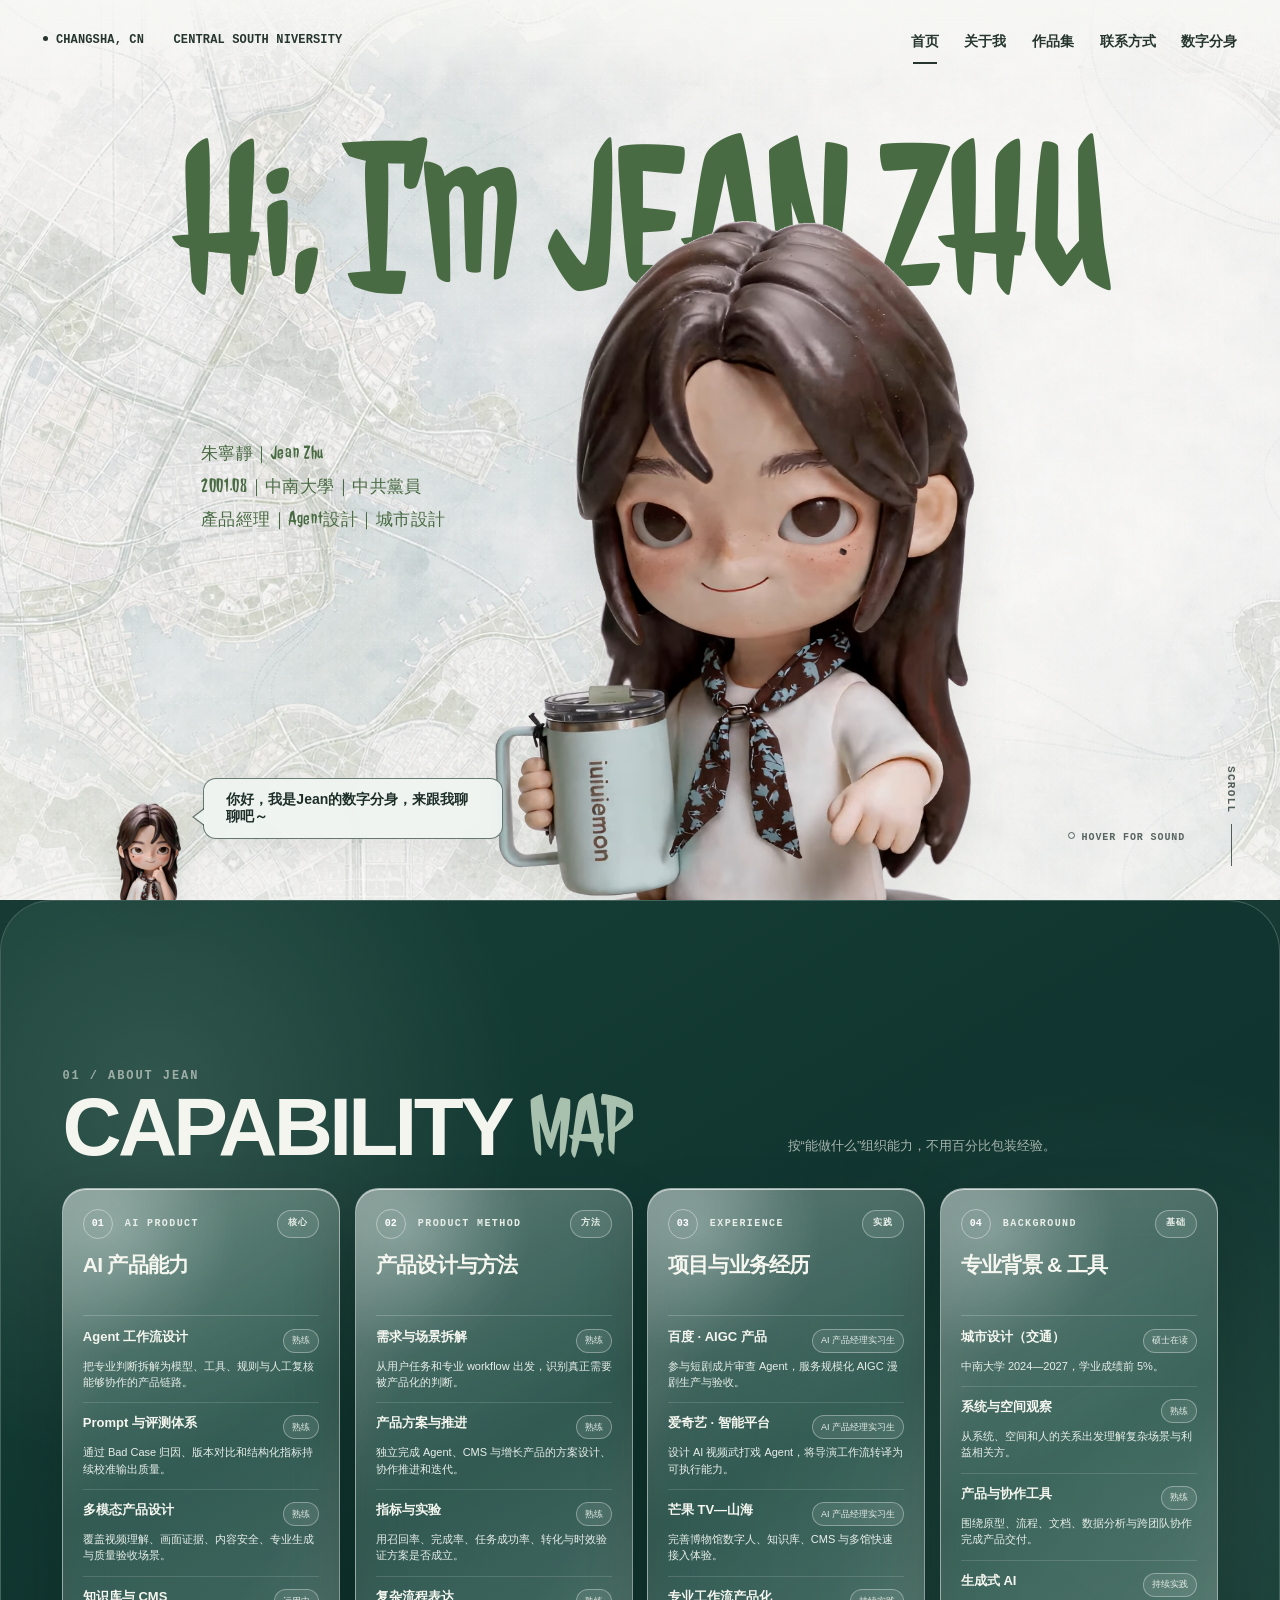
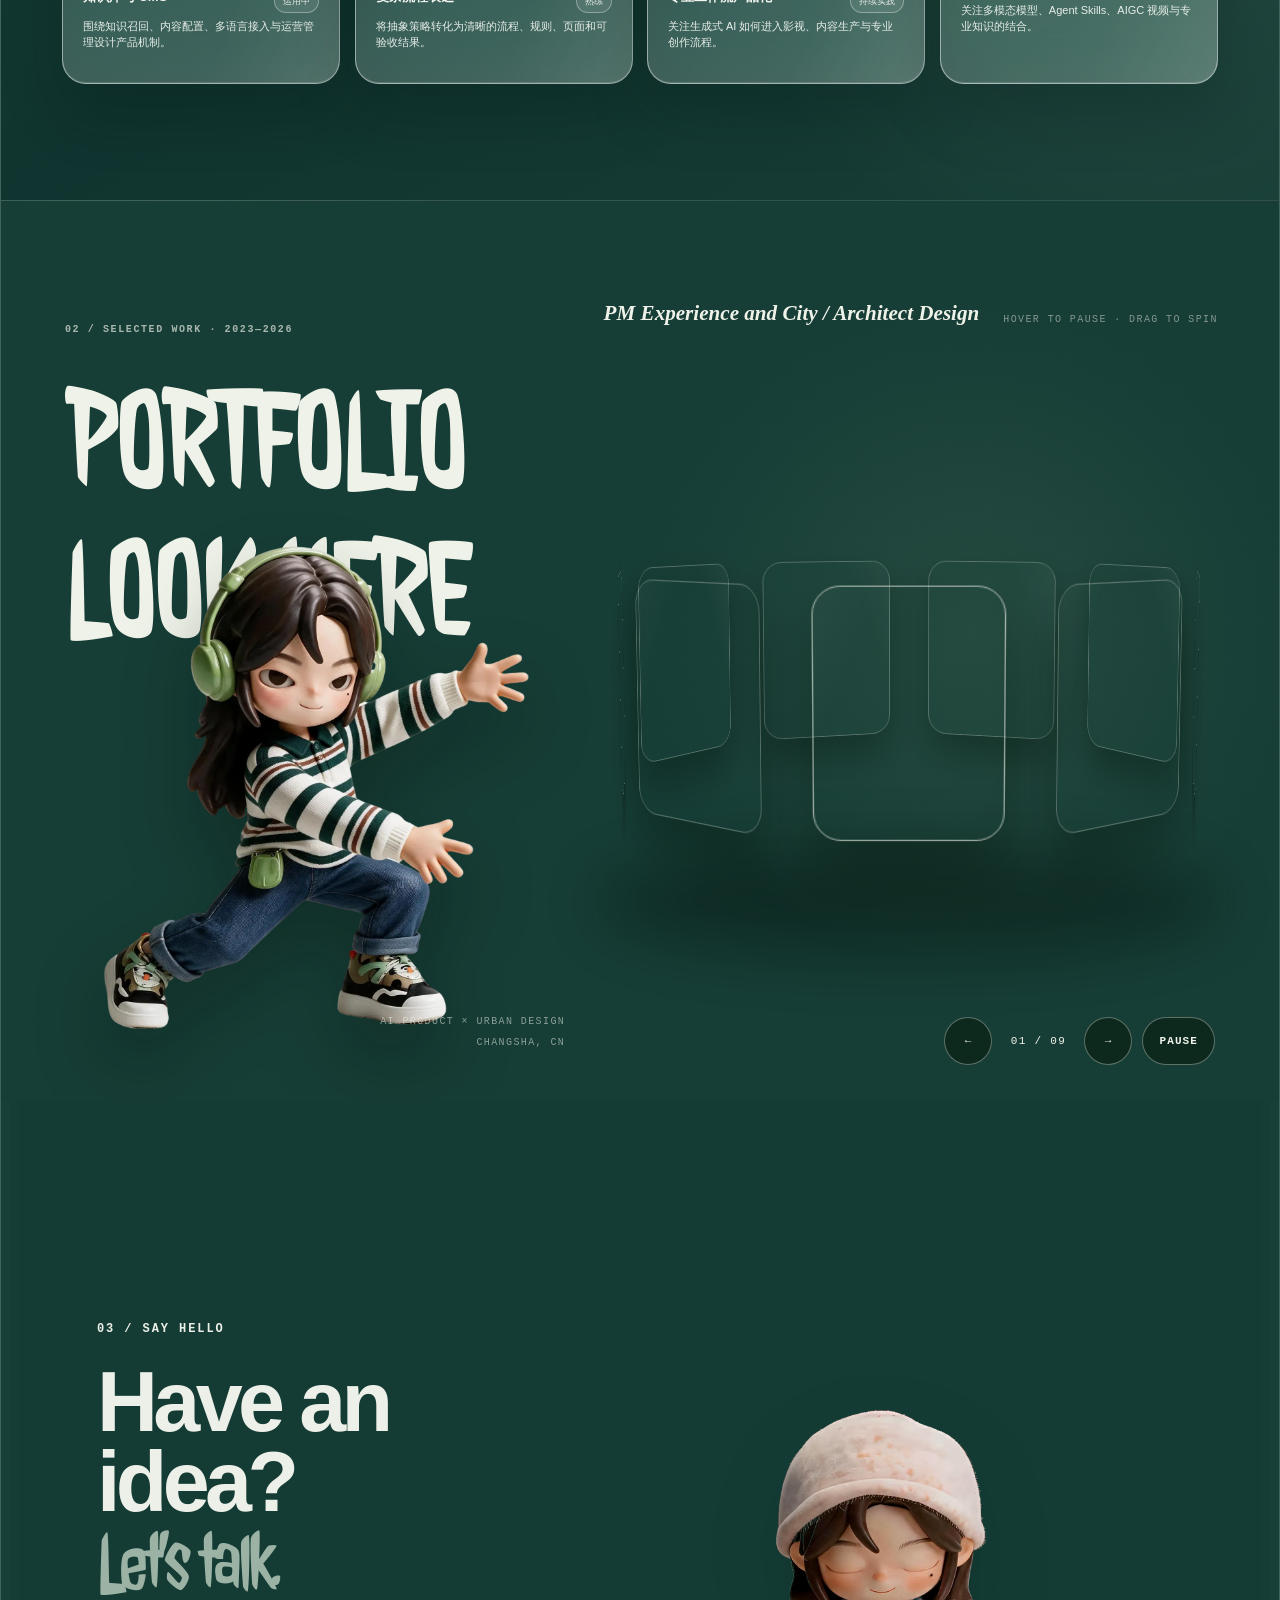
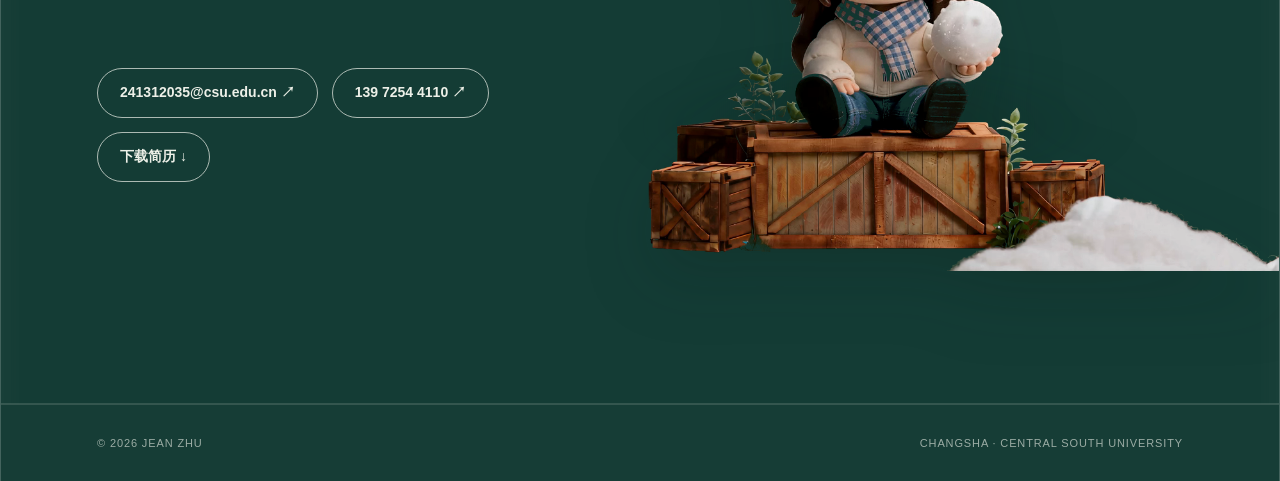
<file: index.html>
<!doctype html>
<html lang="zh-CN">
  <head>
    <meta charset="UTF-8" />
    <meta name="viewport" content="width=device-width, initial-scale=1, viewport-fit=cover" />
    <meta name="theme-color" content="#eef2ee" />
    <meta
      name="description"
      content="Jean Zhu 的个人 IP 网站——AI 产品、城市观察与专业工作流。"
    />
    <title>Jean Zhu — Personal Portfolio</title>
    <style>
      @font-face {
        font-family: "Jolly Lodger";
        src: url("./assets/jean-home/JollyLodger-Regular.ttf") format("truetype");
        font-display: swap;
        font-style: normal;
        font-weight: 400;
      }

      :root {
        --forest: #496b43;
        --forest-deep: #173a34;
        --lower-surface: #163d36;
        --lower-surface-rgb: 22, 61, 54;
        --ink: #1d2e29;
        --paper: #edf1ed;
        --paper-solid: #f5f6f1;
        --line: rgba(27, 55, 48, 0.42);
        --nav-x: clamp(24px, 3.35vw, 68px);
        --ui-font: "Avenir Next Condensed", "Avenir Next", "Arial Narrow", "PingFang SC",
          "Microsoft YaHei", sans-serif;
      }

      *,
      *::before,
      *::after {
        box-sizing: border-box;
      }

      html {
        scroll-behavior: smooth;
      }

      body {
        min-width: 320px;
        margin: 0;
        overflow-x: hidden;
        color: var(--ink);
        background: var(--forest-deep);
        font-family: var(--ui-font);
        -webkit-font-smoothing: antialiased;
      }

      button,
      input {
        font: inherit;
      }

      button,
      a {
        -webkit-tap-highlight-color: transparent;
        touch-action: manipulation;
      }

      button {
        color: inherit;
      }

      a {
        color: inherit;
        text-decoration: none;
      }

      :focus-visible {
        outline: 2px solid var(--forest-deep);
        outline-offset: 4px;
      }

      .sr-only {
        position: absolute;
        width: 1px;
        height: 1px;
        padding: 0;
        margin: -1px;
        overflow: hidden;
        clip: rect(0, 0, 0, 0);
        white-space: nowrap;
        border: 0;
      }

      .skip-link {
        position: fixed;
        top: 12px;
        left: 12px;
        z-index: 100;
        padding: 10px 14px;
        border-radius: 999px;
        background: var(--forest-deep);
        color: #fff;
        font-size: 13px;
        font-weight: 700;
        transform: translateY(-150%);
        transition: transform 160ms ease;
      }

      .skip-link:focus {
        transform: translateY(0);
      }

      .topbar {
        position: fixed;
        inset: 0 0 auto;
        z-index: 50;
        display: flex;
        align-items: flex-start;
        justify-content: space-between;
        min-height: 86px;
        padding: 34px var(--nav-x) 20px;
        background: linear-gradient(to bottom, rgba(246, 247, 243, 0.82), rgba(246, 247, 243, 0));
        color: #26362d;
        transition: color 220ms ease, background 220ms ease;
      }

      .topbar.is-dark {
        color: #f1f2eb;
        background: linear-gradient(to bottom, rgba(16, 46, 41, 0.88), rgba(16, 46, 41, 0));
      }

      .brand-meta,
      .nav-links {
        display: flex;
        align-items: center;
        white-space: nowrap;
        font-weight: 760;
        line-height: 1;
      }

      .brand-meta {
        gap: clamp(24px, 2.3vw, 48px);
        font-family: "Arial Narrow", "Avenir Next Condensed", monospace;
        font-size: clamp(12px, 0.84vw, 17px);
        letter-spacing: 0.012em;
      }

      .brand-meta__city::before {
        display: inline-block;
        width: 5px;
        height: 5px;
        margin: 0 8px 2px 0;
        border-radius: 50%;
        background: currentColor;
        content: "";
      }

      .nav-links {
        gap: clamp(22px, 2vw, 42px);
        font-size: clamp(14px, 1vw, 20px);
      }

      .nav-links a,
      .nav-links button {
        position: relative;
        display: inline-flex;
        align-items: flex-start;
        min-height: 30px;
        margin: 0;
        padding: 0 0 8px;
        border: 0;
        background: transparent;
        cursor: pointer;
        -webkit-appearance: none;
        appearance: none;
        color: inherit;
        font: inherit;
        font-weight: 760;
        line-height: 1;
      }

      .nav-links a::after,
      .nav-links button::after {
        position: absolute;
        right: 8%;
        bottom: 0;
        left: 8%;
        height: 2px;
        background: currentColor;
        content: "";
        transform: scaleX(0);
        transition: transform 180ms ease;
      }

      .nav-links a:hover::after,
      .nav-links a[aria-current="page"]::after,
      .nav-links button:hover::after {
        transform: scaleX(1);
      }

      .menu-button {
        display: none;
        width: 46px;
        height: 46px;
        padding: 0;
        border: 1px solid currentColor;
        border-radius: 50%;
        background: rgba(244, 246, 241, 0.62);
        cursor: pointer;
      }

      .menu-button span {
        display: block;
        width: 17px;
        height: 1px;
        margin: 5px auto;
        background: currentColor;
        transition: transform 180ms ease;
      }

      .hero {
        position: sticky;
        top: 0;
        z-index: 0;
        height: 100vh;
        height: 100svh;
        min-height: 600px;
        isolation: isolate;
        overflow: hidden;
        background-color: var(--paper);
        background-image: url("./assets/jean-home/city-background.png");
        background-image: image-set(
          url("./assets/jean-home/city-background.webp") type("image/webp"),
          url("./assets/jean-home/city-background.png") type("image/png")
        );
        background-position: center;
        background-size: cover;
        background-repeat: no-repeat;
      }

      .hero::before {
        position: absolute;
        inset: 0;
        z-index: 1;
        background-image: radial-gradient(circle, rgba(255, 255, 255, 0.7) 0.75px, transparent 0.85px);
        background-size: 7px 7px;
        content: "";
        opacity: 0.38;
        pointer-events: none;
      }

      .hero::after {
        position: absolute;
        inset: 0;
        z-index: 1;
        background:
          linear-gradient(to bottom, rgba(255, 255, 255, 0.05) 62%, rgba(242, 245, 240, 0.18)),
          radial-gradient(circle at 52% 42%, rgba(255, 255, 255, 0), rgba(250, 251, 248, 0.1) 72%);
        content: "";
        pointer-events: none;
      }

      .hero-title {
        position: absolute;
        top: clamp(110px, 14.5vh, 168px);
        right: 2vw;
        left: 2vw;
        z-index: 2;
        margin: 0;
        color: var(--forest);
        font-family: "Jolly Lodger", "Arial Narrow", cursive;
        font-size: clamp(124px, 16vw, 324px);
        font-weight: 400;
        letter-spacing: -0.022em;
        line-height: 0.82;
        text-align: center;
        white-space: nowrap;
        opacity: 0;
        transform: translateY(30px);
        animation: title-in 900ms cubic-bezier(0.22, 1, 0.36, 1) 120ms forwards;
      }

      @keyframes title-in {
        to {
          opacity: 1;
          transform: translateY(0);
        }
      }

      .hero-profile {
        position: absolute;
        top: 49%;
        left: 15.7vw;
        z-index: 4;
        display: grid;
        gap: 9px;
        width: max-content;
        max-width: 34vw;
        color: var(--forest);
        font-family: "PingFang TC", "PingFang SC", -apple-system, BlinkMacSystemFont, "Hiragino Sans GB", "Microsoft JhengHei", sans-serif;
        pointer-events: none;
      }

      .hero-profile p {
        margin: 0;
        font-size: clamp(17px, 1.15vw, 23px);
        font-weight: 400;
        letter-spacing: 0.025em;
        line-height: 1.25;
        white-space: nowrap;
        opacity: 0;
        transform: translateY(16px);
        animation: profile-line-in 620ms cubic-bezier(0.22, 1, 0.36, 1) var(--profile-delay) forwards;
      }

      .hero-profile__latin {
        font-family: "Jolly Lodger", "Arial Narrow", cursive;
        font-size: 1.12em;
        font-weight: 400;
        letter-spacing: 0.035em;
      }

      @keyframes profile-line-in {
        to {
          opacity: 1;
          transform: translateY(0);
        }
      }

      .character-stage {
        position: absolute;
        bottom: -1px;
        left: 57%;
        z-index: 3;
        height: min(77.5svh, 860px);
        aspect-ratio: 4 / 3;
        transform: translateX(-50%);
        cursor: default;
        pointer-events: auto;
      }

      .character-stage video {
        display: block;
        width: 100%;
        height: 100%;
        object-fit: contain;
        object-position: center bottom;
        filter: saturate(0.96) contrast(1.015) drop-shadow(0 22px 25px rgba(37, 47, 40, 0.08));
        transition: filter 220ms ease;
      }

      .character-stage.is-sounding video {
        filter: saturate(1) contrast(1.025) brightness(1.015) drop-shadow(0 24px 28px rgba(37, 47, 40, 0.11));
      }

      .character-stage video.video-fallback {
        mix-blend-mode: multiply;
      }

      .scroll-note {
        position: absolute;
        right: var(--nav-x);
        bottom: 34px;
        z-index: 4;
        display: flex;
        align-items: center;
        gap: 10px;
        color: rgba(29, 46, 41, 0.74);
        font-family: "Arial Narrow", monospace;
        font-size: 11px;
        font-weight: 700;
        letter-spacing: 0.12em;
        text-transform: uppercase;
        writing-mode: vertical-rl;
      }

      .scroll-note::after {
        width: 1px;
        height: 42px;
        background: currentColor;
        content: "";
        animation: scroll-line 1.7s ease-in-out infinite;
        transform-origin: top;
      }

      @keyframes scroll-line {
        0%, 100% { transform: scaleY(0.35); opacity: 0.45; }
        50% { transform: scaleY(1); opacity: 1; }
      }

      .assistant-root {
        position: fixed;
        left: clamp(24px, 8.7vw, 178px);
        bottom: 0;
        z-index: 70;
        display: flex;
        align-items: flex-end;
        gap: 16px;
      }

      .assistant-launcher {
        flex: none;
        padding: 0;
        border: 0;
        background: transparent;
        cursor: pointer;
      }

      .assistant-avatar {
        display: block;
        width: clamp(76px, 5.9vw, 120px);
        height: auto;
        filter: drop-shadow(0 10px 14px rgba(27, 48, 40, 0.12));
        transform-origin: bottom;
        transition: transform 220ms cubic-bezier(0.22, 1, 0.36, 1);
      }

      .assistant-launcher:hover .assistant-avatar {
        transform: translateY(-4px) rotate(-1deg);
      }

      .assistant-greeting {
        position: relative;
        display: block;
        width: clamp(300px, 20vw, 360px);
        min-width: 0;
        margin-bottom: clamp(46px, 4.8vw, 84px);
        padding: 12px 22px;
        border: 1px solid rgba(32, 55, 48, 0.65);
        border-radius: 13px;
        background: rgba(239, 245, 241, 0.92);
        box-shadow: 0 10px 30px rgba(27, 48, 40, 0.07);
        color: var(--ink);
        cursor: pointer;
        font-size: clamp(14px, 1.05vw, 20px);
        font-weight: 650;
        line-height: 1.25;
        text-align: left;
        backdrop-filter: blur(8px);
        transition: opacity 180ms ease, transform 180ms ease, visibility 180ms step-end;
      }

      .assistant-greeting:active,
      .assistant-launcher:active .assistant-avatar {
        transform: scale(0.97);
      }

      .assistant-greeting.is-hidden {
        visibility: hidden;
        opacity: 0;
        pointer-events: none;
        transform: translateX(-12px) scale(0.96);
        transition: opacity 180ms ease, transform 180ms ease, visibility 180ms step-start;
      }

      .assistant-greeting::before,
      .assistant-greeting::after {
        position: absolute;
        left: -12px;
        bottom: 12px;
        width: 0;
        height: 0;
        border-top: 9px solid transparent;
        border-right: 12px solid rgba(32, 55, 48, 0.65);
        border-bottom: 9px solid transparent;
        content: "";
      }

      .assistant-greeting::after {
        left: -10px;
        border-right-color: rgba(239, 245, 241, 0.98);
      }

      .assistant-panel {
        position: absolute;
        left: 0;
        bottom: calc(100% + 22px);
        display: none;
        width: min(390px, calc(100vw - 48px));
        max-height: min(610px, calc(100vh - 170px));
        overflow: hidden;
        border: 1px solid rgba(22, 55, 49, 0.55);
        border-radius: 18px;
        background: rgba(248, 249, 245, 0.96);
        box-shadow: 0 24px 70px rgba(19, 49, 43, 0.24);
        backdrop-filter: blur(18px);
        transform-origin: bottom left;
      }

      .assistant-panel.is-open {
        display: grid;
        grid-template-rows: auto minmax(120px, 1fr) auto auto;
        animation: panel-in 240ms cubic-bezier(0.22, 1, 0.36, 1);
      }

      @keyframes panel-in {
        from { opacity: 0; transform: translateY(12px) scale(0.97); }
        to { opacity: 1; transform: translateY(0) scale(1); }
      }

      .assistant-header {
        display: flex;
        align-items: center;
        justify-content: space-between;
        padding: 16px 16px 14px 18px;
        border-bottom: 1px solid rgba(22, 55, 49, 0.14);
      }

      .assistant-header strong,
      .assistant-header small {
        display: block;
      }

      .assistant-header strong {
        font-size: 14px;
        letter-spacing: 0.08em;
      }

      .assistant-header small {
        margin-top: 2px;
        color: rgba(29, 46, 41, 0.62);
        font-size: 11px;
      }

      .assistant-close {
        display: grid;
        width: 44px;
        height: 44px;
        place-items: center;
        padding: 0;
        border: 0;
        border-radius: 50%;
        background: transparent;
        cursor: pointer;
        font-size: 24px;
      }

      .assistant-close:hover {
        background: rgba(23, 58, 52, 0.08);
      }

      .assistant-messages {
        display: flex;
        flex-direction: column;
        gap: 10px;
        min-height: 150px;
        padding: 16px 18px;
        overflow-y: auto;
        overscroll-behavior: contain;
      }

      .message {
        max-width: 88%;
        margin: 0;
        padding: 10px 12px;
        border-radius: 14px;
        font-size: 13px;
        line-height: 1.55;
      }

      .message--assistant {
        align-self: flex-start;
        border-bottom-left-radius: 4px;
        background: #e4ece6;
      }

      .message--user {
        align-self: flex-end;
        border-bottom-right-radius: 4px;
        background: var(--forest-deep);
        color: #fff;
      }

      .quick-questions {
        display: flex;
        gap: 7px;
        padding: 0 18px 12px;
        overflow-x: auto;
        scrollbar-width: none;
      }

      .quick-questions::-webkit-scrollbar {
        display: none;
      }

      .quick-questions button {
        flex: none;
        min-height: 36px;
        padding: 7px 11px;
        border: 1px solid rgba(23, 58, 52, 0.28);
        border-radius: 999px;
        background: transparent;
        cursor: pointer;
        font-size: 11px;
        transition: background 160ms ease, color 160ms ease;
      }

      .quick-questions button:hover {
        background: var(--forest-deep);
        color: #fff;
      }

      .assistant-form {
        display: grid;
        grid-template-columns: 1fr 44px;
        gap: 8px;
        padding: 12px;
        border-top: 1px solid rgba(22, 55, 49, 0.14);
      }

      .assistant-form input {
        min-width: 0;
        height: 44px;
        padding: 0 14px;
        border: 1px solid rgba(23, 58, 52, 0.25);
        border-radius: 999px;
        background: #fff;
        font-size: 13px;
      }

      .assistant-form button {
        display: grid;
        width: 44px;
        height: 44px;
        place-items: center;
        border: 0;
        border-radius: 50%;
        background: var(--forest-deep);
        color: #fff;
        cursor: pointer;
        font-size: 18px;
      }

      .assistant-form button:disabled {
        cursor: not-allowed;
        opacity: 0.4;
      }

      .music-toggle {
        position: fixed;
        right: calc(var(--nav-x) + 48px);
        bottom: 24px;
        z-index: 65;
        min-height: 44px;
        padding: 0 4px;
        border: 0;
        background: transparent;
        color: rgba(29, 46, 41, 0.72);
        cursor: default;
        font-family: "Arial Narrow", monospace;
        font-size: 10px;
        font-weight: 700;
        letter-spacing: 0.09em;
        text-transform: uppercase;
        pointer-events: none;
      }

      .music-toggle::before {
        display: inline-block;
        width: 7px;
        height: 7px;
        margin: 0 7px 1px 0;
        border: 1px solid currentColor;
        border-radius: 50%;
        content: "";
      }

      .music-toggle.is-playing::before {
        background: currentColor;
      }

      .content-shell {
        position: relative;
        z-index: 10;
        margin-top: 0;
        overflow: hidden;
        border: 1px solid rgba(255, 255, 255, 0.2);
        border-bottom: 0;
        border-radius: clamp(34px, 4vw, 66px) clamp(34px, 4vw, 66px) 0 0;
        background: rgba(var(--lower-surface-rgb), 0.94);
        color: #edf0e8;
        box-shadow:
          inset 0 1px 0 rgba(255, 255, 255, 0.22),
          inset 0 18px 48px rgba(255, 255, 255, 0.035);
        -webkit-backdrop-filter: blur(20px) saturate(135%);
        backdrop-filter: blur(20px) saturate(135%);
      }

      .content-shell::before {
        position: absolute;
        top: 0;
        right: 0;
        left: 0;
        z-index: 2;
        height: clamp(82px, 10vw, 156px);
        border-radius: inherit;
        background:
          radial-gradient(ellipse at 24% -30%, rgba(255, 255, 255, 0.21), transparent 53%),
          linear-gradient(180deg, rgba(255, 255, 255, 0.12), rgba(255, 255, 255, 0.025) 48%, transparent);
        box-shadow: inset 0 1px 0 rgba(255, 255, 255, 0.28);
        content: "";
        pointer-events: none;
      }

      .content-shell > * {
        position: relative;
        z-index: 3;
      }

      .content-section {
        min-height: 82vh;
        padding: clamp(100px, 11vw, 180px) clamp(28px, 7.5vw, 154px);
        border-bottom: 1px solid rgba(237, 240, 232, 0.14);
      }

      .section-kicker {
        margin: 0 0 26px;
        font-family: "Arial Narrow", monospace;
        font-size: 12px;
        font-weight: 700;
        letter-spacing: 0.16em;
        text-transform: uppercase;
      }

      .content-section h2 {
        max-width: 1050px;
        margin: 0;
        font-size: clamp(46px, 6.6vw, 126px);
        font-weight: 650;
        letter-spacing: -0.055em;
        line-height: 0.95;
      }

      .content-section h2 em {
        color: #9bb2a5;
        font-family: "Jolly Lodger", cursive;
        font-style: normal;
        font-weight: 400;
      }

      #about {
        position: relative;
        display: flex;
        flex-direction: column;
        justify-content: center;
        min-height: 100vh;
        min-height: 100svh;
        padding: clamp(92px, 10vh, 112px) clamp(28px, 4.8vw, 92px) clamp(34px, 4.5vh, 56px);
        overflow: hidden;
        isolation: isolate;
        background:
          radial-gradient(circle at 12% 22%, rgba(191, 218, 198, 0.17), transparent 28%),
          radial-gradient(circle at 88% 64%, rgba(116, 154, 137, 0.16), transparent 32%),
          linear-gradient(150deg, #173f37 0%, #10342f 55%, #183e37 100%);
      }

      #about::before {
        position: absolute;
        inset: 0;
        z-index: -1;
        background-image:
          linear-gradient(rgba(255, 255, 255, 0.018) 1px, transparent 1px),
          linear-gradient(90deg, rgba(255, 255, 255, 0.018) 1px, transparent 1px);
        background-size: 40px 40px;
        content: "";
        opacity: 0.42;
        -webkit-mask-image: radial-gradient(ellipse at 50% 42%, #000 12%, transparent 74%);
        mask-image: radial-gradient(ellipse at 50% 42%, #000 12%, transparent 74%);
      }

      .about-heading {
        display: grid;
        grid-template-columns: minmax(0, 1fr) minmax(280px, 430px);
        align-items: end;
        gap: 10px clamp(32px, 5vw, 88px);
        width: min(1600px, 100%);
        margin: 0 auto;
        text-align: left;
      }

      .about-heading .section-kicker {
        grid-column: 1 / -1;
        margin-bottom: 0;
        color: rgba(237, 240, 232, 0.58);
      }

      .content-section .about-title {
        max-width: none;
        color: #f3f5ee;
        font-size: clamp(58px, 6.4vw, 112px);
        letter-spacing: -0.045em;
        line-height: 0.82;
        white-space: nowrap;
      }

      .content-section .about-title em {
        display: inline-block;
        color: #a8c0ae;
      }

      .about-lede {
        max-width: 430px;
        margin: 0 0 4px;
        color: rgba(237, 240, 232, 0.68);
        font-size: clamp(13px, 0.95vw, 17px);
        line-height: 1.55;
      }

      .about-grid {
        display: grid;
        grid-template-columns: repeat(4, minmax(0, 1fr));
        gap: clamp(12px, 1.15vw, 20px);
        width: min(1600px, 100%);
        margin: clamp(22px, 3.2vh, 34px) auto 0;
        perspective: 1200px;
      }

      .skill-card {
        --card-rotate-x: 0deg;
        --card-rotate-y: 0deg;
        --card-shift-x: 0px;
        --shine-x: 50%;
        --shine-y: 16%;
        position: relative;
        min-width: 0;
        min-height: 0;
        padding: clamp(18px, 1.55vw, 26px);
        overflow: hidden;
        border: 1px solid rgba(255, 255, 255, 0.46);
        border-radius: clamp(24px, 1.8vw, 32px);
        background:
          linear-gradient(150deg, rgba(244, 250, 244, 0.28), rgba(184, 211, 196, 0.12) 52%, rgba(244, 250, 244, 0.18)),
          rgba(220, 235, 224, 0.1);
        box-shadow:
          0 28px 60px rgba(2, 20, 17, 0.24),
          inset 0 1px 0 rgba(255, 255, 255, 0.66),
          inset 0 -1px 0 rgba(255, 255, 255, 0.14);
        color: #f4f6ef;
        transform: translate3d(var(--card-shift-x), 0, 0) rotateX(var(--card-rotate-x)) rotateY(var(--card-rotate-y));
        transform-style: preserve-3d;
        transition: transform 260ms cubic-bezier(0.2, 0.72, 0.25, 1), border-color 220ms ease, box-shadow 220ms ease;
        will-change: transform;
        -webkit-backdrop-filter: blur(24px) saturate(128%);
        backdrop-filter: blur(24px) saturate(128%);
      }

      .skill-card::before,
      .skill-card::after {
        position: absolute;
        inset: 0;
        border-radius: inherit;
        content: "";
        pointer-events: none;
      }

      .skill-card::before {
        background:
          linear-gradient(116deg, rgba(255, 255, 255, 0.2), transparent 28%, transparent 72%, rgba(214, 237, 222, 0.12)),
          radial-gradient(circle at 18% 8%, rgba(255, 255, 255, 0.34), transparent 25%);
        opacity: 0.72;
      }

      .skill-card::after {
        background: radial-gradient(circle 190px at var(--shine-x) var(--shine-y), rgba(255, 255, 255, 0.3), transparent 68%);
        mix-blend-mode: screen;
        opacity: 0;
        transition: opacity 180ms ease;
      }

      .skill-card.is-parallax-active {
        border-color: rgba(255, 255, 255, 0.68);
        box-shadow:
          0 36px 78px rgba(2, 20, 17, 0.3),
          inset 0 1px 0 rgba(255, 255, 255, 0.82),
          inset 0 -1px 0 rgba(255, 255, 255, 0.2);
      }

      .skill-card.is-parallax-active::after {
        opacity: 1;
      }

      .skill-card > * {
        position: relative;
        z-index: 1;
        transform: translateZ(18px);
      }

      .skill-card__meta {
        display: grid;
        grid-template-columns: auto minmax(0, 1fr) auto;
        align-items: center;
        gap: 12px;
        min-height: 30px;
        margin-bottom: clamp(15px, 1.7vh, 22px);
        color: #e7eee8;
        font: 700 10px/1 "Arial Narrow", monospace;
        letter-spacing: 0.14em;
        text-transform: uppercase;
      }

      .skill-card__index {
        display: grid;
        width: 30px;
        height: 30px;
        place-items: center;
        border: 1px solid rgba(255, 255, 255, 0.4);
        border-radius: 50%;
        color: #fff;
        letter-spacing: 0;
      }

      .skill-card__badge,
      .skill-item__badge {
        display: inline-flex;
        align-items: center;
        justify-content: center;
        border: 1px solid rgba(255, 255, 255, 0.34);
        border-radius: 999px;
        background: rgba(239, 246, 239, 0.09);
        color: #e7eee8;
        white-space: nowrap;
      }

      .skill-card__badge {
        min-height: 28px;
        padding: 0 10px;
        font-size: 9px;
        letter-spacing: 0.08em;
      }

      .skill-card h3 {
        min-height: 2.15em;
        margin: 0;
        font-size: clamp(21px, 1.55vw, 28px);
        letter-spacing: -0.035em;
        line-height: 1.08;
      }

      .skill-list {
        display: grid;
        gap: 0;
        margin: clamp(13px, 1.8vh, 18px) 0 0;
        padding: 0;
        border-top: 1px solid rgba(255, 255, 255, 0.2);
        list-style: none;
      }

      .skill-list li {
        padding: clamp(10px, 1.35vh, 14px) 0;
        border-bottom: 1px solid rgba(255, 255, 255, 0.14);
      }

      .skill-list li:last-child {
        border-bottom: 0;
      }

      .skill-item__heading {
        display: flex;
        align-items: flex-start;
        justify-content: space-between;
        gap: 10px;
      }

      .skill-item__heading h4 {
        margin: 0;
        font-size: clamp(13px, 0.9vw, 16px);
        line-height: 1.28;
      }

      .skill-item__badge {
        flex: none;
        min-height: 24px;
        padding: 0 8px;
        font-size: 9px;
      }

      .skill-list p {
        margin: 5px 0 0;
        color: #e7eee8;
        font-size: clamp(11px, 0.74vw, 13px);
        line-height: 1.48;
      }

      @media (max-width: 1080px) {
        #about {
          justify-content: flex-start;
          padding-right: clamp(28px, 7.5vw, 72px);
          padding-bottom: 80px;
          padding-left: clamp(28px, 7.5vw, 72px);
        }

        .about-heading {
          grid-template-columns: 1fr;
        }

        .about-heading .section-kicker {
          grid-column: auto;
        }

        .content-section .about-title {
          white-space: normal;
        }

        .about-lede {
          margin-top: 10px;
        }

        .about-grid {
          grid-template-columns: repeat(2, minmax(0, 1fr));
        }

        .skill-card {
          min-height: 0;
        }

        .skill-card h3 {
          min-height: 0;
        }
      }

      #work {
        position: relative;
        display: grid;
        grid-template-columns: minmax(360px, 0.9fr) minmax(560px, 1.1fr);
        align-items: center;
        gap: clamp(28px, 3vw, 64px);
        min-height: 100vh;
        min-height: 100svh;
        padding: clamp(100px, 9vh, 134px) clamp(28px, 5vw, 96px) clamp(32px, 4vh, 56px);
        overflow: hidden;
        isolation: isolate;
        background:
          radial-gradient(circle at 76% 48%, rgba(144, 174, 137, 0.12), transparent 31%),
          var(--lower-surface);
      }

      #work::before {
        position: absolute;
        inset: 0;
        z-index: -1;
        background-image:
          linear-gradient(rgba(255, 255, 255, 0.018) 1px, transparent 1px),
          linear-gradient(90deg, rgba(255, 255, 255, 0.018) 1px, transparent 1px);
        background-size: 38px 38px;
        content: "";
        opacity: 0.42;
        -webkit-mask-image: radial-gradient(circle at 75% 50%, #000, transparent 68%);
        mask-image: radial-gradient(circle at 75% 50%, #000, transparent 68%);
      }

      .portfolio-copy {
        position: relative;
        z-index: 4;
        align-self: stretch;
        min-height: 540px;
      }

      .portfolio-eyebrow {
        position: absolute;
        top: 3%;
        left: 0;
        margin: 0;
        color: rgba(239, 242, 232, 0.68);
        font-family: "Arial Narrow", monospace;
        font-size: 10px;
        font-weight: 700;
        letter-spacing: 0.16em;
        text-transform: uppercase;
      }

      .portfolio-title {
        position: absolute;
        top: 12%;
        left: 0;
        z-index: 1;
        margin: 0;
        color: #eff2e8;
        font-family: "Jolly Lodger", cursive;
        font-size: clamp(106px, 10.6vw, 204px);
        font-weight: 400;
        letter-spacing: -0.025em;
        line-height: 0.68;
        text-transform: uppercase;
      }

      .portfolio-title span {
        display: block;
      }

      .portfolio-title span + span {
        margin-top: 0.42em;
      }

      .portfolio-title em {
        color: inherit;
        font-style: normal;
      }

      .portfolio-jean {
        position: absolute;
        top: 29%;
        bottom: auto;
        left: 50%;
        z-index: 3;
        display: block;
        width: min(41vw, 560px);
        height: 76%;
        object-fit: contain;
        object-position: center top;
        filter: drop-shadow(0 34px 34px rgba(4, 18, 8, 0.3));
        pointer-events: none;
        transform: translateX(-50%);
      }

      .portfolio-meta {
        position: absolute;
        right: 0;
        bottom: 2%;
        z-index: 4;
        display: grid;
        justify-items: end;
        gap: 7px;
        margin: 0;
        color: rgba(239, 242, 232, 0.54);
        font-family: "Arial Narrow", monospace;
        font-size: 10px;
        letter-spacing: 0.14em;
        line-height: 1.4;
        text-transform: uppercase;
      }

      .portfolio-showcase {
        position: relative;
        z-index: 3;
        align-self: stretch;
        display: grid;
        grid-template-rows: auto minmax(390px, 1fr) auto;
        min-width: 0;
        min-height: 540px;
      }

      .portfolio-showcase__heading {
        display: flex;
        align-items: end;
        justify-content: space-between;
        gap: 24px;
        margin: 0 0 18px;
      }

      .portfolio-showcase__heading p {
        max-width: 560px;
        margin: 0;
        color: #eff2e8;
        font-family: Georgia, "Times New Roman", serif;
        font-size: clamp(18px, 1.65vw, 30px);
        font-style: italic;
        font-weight: 700;
        line-height: 1.15;
        white-space: nowrap;
      }

      .portfolio-showcase__heading span {
        flex: none;
        color: rgba(239, 242, 232, 0.5);
        font-family: "Arial Narrow", monospace;
        font-size: 10px;
        letter-spacing: 0.14em;
        text-transform: uppercase;
      }

      .portfolio-stage {
        --ring-radius: clamp(260px, 22vw, 340px);
        position: relative;
        min-width: 0;
        min-height: 390px;
        cursor: grab;
        perspective: 1450px;
        perspective-origin: 50% 48%;
        touch-action: pan-y;
        user-select: none;
      }

      .portfolio-stage::after {
        position: absolute;
        left: 50%;
        border-radius: 50%;
        content: "";
        pointer-events: none;
        transform: translateX(-50%);
      }

      .portfolio-stage::after {
        top: 76%;
        width: min(48vw, 700px);
        height: 16%;
        background: rgba(2, 12, 4, 0.36);
        filter: blur(28px);
      }

      .portfolio-ring {
        position: absolute;
        top: 50%;
        left: 50%;
        z-index: 2;
        width: 1px;
        height: 1px;
        transform: rotateX(-6deg) rotateY(var(--ring-rotation, 0deg));
        transform-style: preserve-3d;
        will-change: transform;
      }

      .portfolio-card {
        --card-angle: 0deg;
        --card-scale: 1;
        --card-lift: 0px;
        position: absolute;
        top: 0;
        left: 0;
        display: block;
        width: clamp(142px, 12.2vw, 186px);
        aspect-ratio: 3 / 4;
        overflow: hidden;
        border: 1px solid rgba(239, 242, 232, 0.28);
        border-radius: clamp(19px, 1.8vw, 30px);
        background: transparent;
        box-shadow: 0 24px 46px rgba(3, 14, 6, 0.32);
        cursor: pointer;
        transform:
          translate(-50%, -50%)
          rotateY(var(--card-angle))
          translateZ(calc(var(--ring-radius) + var(--card-lift)))
          scale(var(--card-scale));
        transform-style: preserve-3d;
        transition:
          filter 180ms ease,
          border-color 180ms ease,
          box-shadow 220ms ease,
          transform 240ms cubic-bezier(0.2, 0.8, 0.2, 1);
        will-change: transform;
        -webkit-user-drag: none;
      }

      .portfolio-card img {
        display: block;
        width: 100%;
        height: 100%;
        object-fit: cover;
        transform: translateZ(0.2px);
        pointer-events: none;
        -webkit-user-drag: none;
        user-select: none;
      }

      .portfolio-card::after {
        position: absolute;
        inset: 0;
        border-radius: inherit;
        background: linear-gradient(112deg, rgba(255, 255, 255, 0.2), transparent 24%, transparent 70%, rgba(0, 0, 0, 0.1));
        content: "";
        opacity: 0.18;
        pointer-events: none;
        transform: translateZ(0.4px);
      }

      .portfolio-card[aria-current="true"] {
        border-color: rgba(239, 242, 232, 0.62);
      }

      .portfolio-card:hover,
      .portfolio-card:focus-visible {
        --card-lift: 14px;
        --card-scale: 1.045;
        border-color: rgba(239, 242, 232, 0.9);
        box-shadow: 0 34px 64px rgba(1, 12, 4, 0.5), 0 0 0 5px rgba(239, 242, 232, 0.07);
        filter: brightness(1.07) saturate(1.04);
      }

      .portfolio-card:active {
        filter: brightness(0.94);
      }

      .portfolio-stage.is-dragging {
        cursor: grabbing;
      }

      .portfolio-stage.is-dragging .portfolio-card {
        cursor: grabbing;
      }

      .portfolio-stage.is-dragging .portfolio-ring,
      .portfolio-stage.is-dragging .portfolio-card {
        transition: none;
      }

      .portfolio-card:focus-visible,
      .portfolio-control:focus-visible {
        outline: 3px solid #f3f5ec;
        outline-offset: 5px;
      }

      .portfolio-controls {
        position: relative;
        z-index: 40;
        display: flex;
        align-items: center;
        justify-content: flex-end;
        gap: 10px;
        padding-top: 10px;
      }

      .portfolio-control {
        display: grid;
        place-items: center;
        min-width: 48px;
        height: 48px;
        padding: 0 16px;
        border: 1px solid rgba(239, 242, 232, 0.36);
        border-radius: 999px;
        background: rgba(7, 25, 11, 0.54);
        color: #f1f4eb;
        cursor: pointer;
        font: 700 11px/1 "Arial Narrow", monospace;
        letter-spacing: 0.1em;
        text-transform: uppercase;
        transition: background 160ms ease, color 160ms ease, border-color 160ms ease;
      }

      .portfolio-control:hover {
        border-color: #f1f4eb;
        background: #f1f4eb;
        color: #17341b;
      }

      .portfolio-count {
        min-width: 72px;
        color: #eff2e8;
        font-family: "Arial Narrow", monospace;
        font-size: 11px;
        font-variant-numeric: tabular-nums;
        letter-spacing: 0.12em;
        text-align: center;
      }

      .portfolio-toast {
        position: absolute;
        right: 0;
        bottom: 68px;
        z-index: 60;
        max-width: min(320px, 80vw);
        padding: 13px 17px;
        border: 1px solid rgba(239, 242, 232, 0.26);
        border-radius: 999px;
        background: rgba(5, 20, 9, 0.92);
        box-shadow: 0 16px 36px rgba(0, 0, 0, 0.3);
        color: #f1f4eb;
        font-size: 12px;
        line-height: 1.4;
        opacity: 0;
        pointer-events: none;
        transform: translateY(8px);
        transition: opacity 180ms ease, transform 220ms ease;
      }

      .portfolio-toast.is-visible {
        opacity: 1;
        transform: translateY(0);
      }

      body.project-viewer-open {
        overflow: hidden;
      }

      .project-viewer {
        position: fixed;
        z-index: 1000;
        inset: 0;
        display: grid;
        grid-template-rows: auto minmax(0, 1fr);
        padding: 14px;
        visibility: hidden;
        background:
          radial-gradient(circle at 14% 0%, rgba(202, 221, 208, 0.22), transparent 34%),
          rgba(7, 29, 23, 0.88);
        backdrop-filter: blur(26px) saturate(125%);
        -webkit-backdrop-filter: blur(26px) saturate(125%);
        opacity: 0;
        pointer-events: none;
        transform: translateY(24px);
        transition:
          opacity 280ms ease,
          transform 360ms cubic-bezier(0.22, 1, 0.36, 1),
          visibility 0s linear 360ms;
      }

      .project-viewer.is-open {
        visibility: visible;
        opacity: 1;
        pointer-events: auto;
        transform: none;
        transition-delay: 0s;
      }

      .project-viewer.is-closing {
        visibility: hidden;
        opacity: 0;
        pointer-events: none;
        transform: none;
        transition: none;
      }

      .project-viewer__bar {
        min-height: 66px;
        display: grid;
        grid-template-columns: minmax(0, 1fr) auto minmax(0, 1fr);
        align-items: center;
        gap: 16px;
        padding: 8px 10px 14px;
        color: #f2f5ed;
      }

      .project-viewer__close {
        width: fit-content;
        min-height: 44px;
        display: inline-flex;
        align-items: center;
        gap: 9px;
        padding: 0 16px;
        border: 1px solid rgba(242, 245, 237, 0.35);
        border-radius: 999px;
        color: inherit;
        background: rgba(242, 245, 237, 0.1);
        cursor: pointer;
        font: 700 11px/1 "Arial Narrow", monospace;
        letter-spacing: 0.1em;
        text-transform: uppercase;
        transition: color 180ms ease, background 180ms ease, transform 180ms ease;
      }

      .project-viewer__close:hover {
        color: #17341b;
        background: #f2f5ed;
        transform: translateX(-2px);
      }

      .project-viewer__title {
        max-width: min(50vw, 620px);
        margin: 0;
        overflow: hidden;
        font-size: 12px;
        font-weight: 750;
        letter-spacing: 0.13em;
        text-align: center;
        text-overflow: ellipsis;
        text-transform: uppercase;
        white-space: nowrap;
      }

      .project-viewer__count {
        justify-self: end;
        margin: 0;
        color: rgba(242, 245, 237, 0.66);
        font: 700 11px/1 "Arial Narrow", monospace;
        letter-spacing: 0.16em;
      }

      .project-viewer__canvas {
        position: relative;
        min-height: 0;
        overflow: hidden;
        border: 1px solid rgba(255, 255, 255, 0.34);
        border-radius: 34px;
        background: #eef0e8;
        box-shadow: 0 30px 90px rgba(0, 0, 0, 0.36);
      }

      .project-viewer__loading {
        position: absolute;
        z-index: 2;
        inset: 0;
        display: grid;
        place-items: center;
        color: #315046;
        background: #eef0e8;
        font: 700 11px/1 "Arial Narrow", monospace;
        letter-spacing: 0.18em;
        text-transform: uppercase;
        transition: opacity 180ms ease, visibility 180ms ease;
      }

      .project-viewer__loading::before {
        position: absolute;
        width: 34px;
        height: 34px;
        margin-top: -52px;
        border: 2px solid rgba(49, 80, 70, 0.18);
        border-top-color: #315046;
        border-radius: 50%;
        animation: project-viewer-spin 0.8s linear infinite;
        content: "";
      }

      .project-viewer.is-loaded .project-viewer__loading {
        visibility: hidden;
        opacity: 0;
      }

      .project-viewer iframe {
        width: 100%;
        height: 100%;
        display: block;
        border: 0;
        background: #eef0e8;
      }

      @keyframes project-viewer-spin {
        to { transform: rotate(360deg); }
      }

      @media (max-width: 680px) {
        .project-viewer {
          padding: 8px;
        }

        .project-viewer__bar {
          min-height: 60px;
          grid-template-columns: auto minmax(0, 1fr) auto;
          gap: 9px;
          padding: 4px 2px 8px;
        }

        .project-viewer__close {
          padding: 0 13px;
        }

        .project-viewer__close span {
          display: none;
        }

        .project-viewer__title {
          max-width: none;
          font-size: 10px;
          letter-spacing: 0.08em;
        }

        .project-viewer__canvas {
          border-radius: 24px;
        }
      }

      @media (prefers-reduced-motion: reduce) {
        .project-viewer,
        .project-viewer__loading {
          transition: none;
        }

        .project-viewer__loading::before {
          animation: none;
        }
      }

      .contact-links {
        display: flex;
        flex-wrap: wrap;
        gap: 14px;
        margin-top: 64px;
      }

      .contact-links a {
        display: inline-flex;
        align-items: center;
        min-height: 50px;
        padding: 0 22px;
        border: 1px solid rgba(237, 240, 232, 0.7);
        border-radius: 999px;
        font-size: 14px;
        font-weight: 700;
        transition: background 180ms ease, color 180ms ease;
      }

      .contact-links a:hover {
        background: #edf0e8;
        color: var(--forest-deep);
      }

      #contact {
        position: relative;
        display: grid;
        grid-template-columns: minmax(0, 0.82fr) minmax(520px, 1.18fr);
        align-items: center;
        gap: clamp(32px, 4vw, 84px);
        min-height: 100vh;
        min-height: 100svh;
        overflow: hidden;
      }

      .contact-copy {
        position: relative;
        z-index: 2;
        min-width: 0;
      }

      .contact-visual {
        position: relative;
        align-self: stretch;
        display: flex;
        align-items: flex-end;
        justify-content: center;
        min-width: 0;
        width: 100%;
        min-height: 620px;
        pointer-events: none;
      }

      .contact-visual::before {
        position: absolute;
        right: 8%;
        bottom: 10%;
        left: 8%;
        height: 24%;
        border-radius: 50%;
        background: radial-gradient(ellipse, rgba(5, 24, 21, 0.28), transparent 70%);
        filter: blur(12px);
        content: "";
      }

      .contact-visual video {
        position: relative;
        z-index: 1;
        display: block;
        flex: none;
        width: clamp(820px, 63vw, 1280px);
        max-width: none;
        height: auto;
        margin-bottom: -1.6%;
        object-fit: contain;
        filter: saturate(0.96) contrast(1.02) drop-shadow(0 28px 32px rgba(5, 24, 21, 0.18));
      }

      footer {
        display: flex;
        justify-content: space-between;
        gap: 30px;
        padding: 32px clamp(28px, 7.5vw, 154px);
        border-top: 1px solid rgba(237, 240, 232, 0.14);
        background: var(--lower-surface);
        color: rgba(237, 240, 232, 0.62);
        font-size: 11px;
        letter-spacing: 0.08em;
      }

      @media (max-width: 980px) {
        .content-section {
          scroll-margin-top: 74px;
        }

        .topbar {
          align-items: center;
          min-height: 74px;
          padding-top: 16px;
          padding-bottom: 14px;
        }

        .nav-links {
          position: absolute;
          top: 74px;
          right: 16px;
          display: none;
          width: min(280px, calc(100vw - 32px));
          padding: 14px;
          border: 1px solid rgba(23, 58, 52, 0.25);
          border-radius: 16px;
          background: rgba(248, 249, 245, 0.96);
          box-shadow: 0 20px 60px rgba(23, 58, 52, 0.16);
          color: var(--forest-deep);
          backdrop-filter: blur(18px);
        }

        .nav-links.is-open {
          display: grid;
          gap: 2px;
        }

        .nav-links a,
        .nav-links button {
          min-height: 48px;
          padding: 0 12px;
          text-align: left;
        }

        .menu-button {
          display: block;
        }

        .hero-title {
          top: clamp(112px, 17vh, 155px);
          font-size: clamp(92px, 14vw, 150px);
        }

        .hero-profile {
          top: 49%;
          left: 12vw;
          gap: 8px;
          max-width: 46vw;
        }

        .hero-profile p {
          font-size: clamp(15px, 1.9vw, 19px);
        }

        .character-stage {
          left: 59%;
          height: min(72svh, 760px);
        }

        .assistant-root {
          left: 22px;
        }

        .assistant-greeting {
          min-width: 0;
        }

        .about-grid {
          grid-template-columns: repeat(2, minmax(0, 1fr));
        }

        #contact {
          grid-template-columns: 1fr;
          gap: 40px;
          padding-bottom: 0;
        }

        .contact-copy {
          max-width: 720px;
        }

        .contact-visual {
          min-height: min(67vw, 620px);
          margin-inline: calc(clamp(28px, 7.5vw, 154px) * -1);
        }

        .contact-visual video {
          width: min(118vw, 980px);
        }
      }

      @media (max-width: 640px) {
        :root {
          --nav-x: 18px;
        }

        .brand-meta {
          display: grid;
          gap: 5px;
          font-size: 10px;
        }

        .brand-meta__city::before {
          width: 4px;
          height: 4px;
          margin-right: 5px;
        }

        .hero {
          min-height: 560px;
          background-position: 44% center;
        }

        .hero-title {
          top: 120px;
          right: 12px;
          left: 12px;
          font-size: clamp(82px, 24vw, 124px);
          line-height: 0.75;
          white-space: normal;
        }

        .hero-title span {
          display: block;
        }

        .hero-profile {
          top: 47%;
          left: 18px;
          gap: 6px;
          width: max-content;
          max-width: calc(100vw - 36px);
          text-shadow: 0 1px 12px rgba(250, 251, 248, 0.72);
        }

        .hero-profile p {
          font-size: clamp(13px, 3.6vw, 15px);
          letter-spacing: 0.015em;
        }

        .character-stage {
          left: 56%;
          height: min(64svh, 590px);
        }

        .scroll-note {
          display: none;
        }

        .assistant-root {
          left: 12px;
        }

        .assistant-avatar {
          width: 72px;
        }

        .assistant-launcher {
          flex: none;
        }

        .assistant-greeting {
          min-width: 0;
          width: min(250px, calc(100vw - 108px));
          margin-bottom: 38px;
          padding: 10px 13px;
          font-size: 12px;
        }

        .assistant-panel {
          position: fixed;
          right: 12px;
          bottom: 92px;
          left: 12px;
          width: auto;
          max-height: calc(100svh - 116px);
        }

        .music-toggle {
          right: 12px;
          top: 72px;
          bottom: auto;
          color: rgba(29, 46, 41, 0.58);
        }

        .content-section {
          min-height: auto;
          padding-top: 96px;
          padding-bottom: 96px;
        }

        .about-grid {
          grid-template-columns: 1fr;
        }

        .skill-card {
          min-height: 0;
          padding: 24px;
          border-radius: 28px;
          transform: none;
          will-change: auto;
        }

        .skill-card > * {
          transform: none;
        }

        #work {
          padding-top: 112px;
          padding-right: 20px;
          padding-left: 20px;
        }

        #contact {
          padding-bottom: 0;
        }

        .contact-links {
          display: grid;
          gap: 12px;
          margin-top: 48px;
        }

        .contact-links a {
          width: 100%;
          justify-content: center;
        }

        .contact-visual {
          min-height: 420px;
          margin-top: 14px;
          margin-inline: -28px;
        }

        .contact-visual video {
          width: 760px;
        }

        footer {
          display: grid;
        }
      }

      @media (max-width: 1180px) {
        #work {
          grid-template-columns: minmax(300px, 0.78fr) minmax(500px, 1.22fr);
          gap: 18px;
          padding-right: 32px;
          padding-left: 32px;
        }

        .portfolio-title {
          font-size: clamp(94px, 11vw, 134px);
        }

        .portfolio-jean {
          top: 29%;
          left: 50%;
          width: min(44vw, 500px);
          height: 74%;
        }

        .portfolio-card {
          width: clamp(140px, 13vw, 168px);
        }
      }

      @media (max-width: 900px) {
        #work {
          grid-template-columns: 1fr;
          align-items: stretch;
          gap: 24px;
          min-height: auto;
          padding: 112px 28px 72px;
        }

        .portfolio-copy {
          min-height: 510px;
        }

        .portfolio-eyebrow {
          top: 0;
        }

        .portfolio-title {
          top: 10%;
          font-size: clamp(110px, 22vw, 180px);
        }

        .portfolio-title span + span {
          margin-top: 0.35em;
        }

        .portfolio-jean {
          top: auto;
          bottom: -8%;
          left: 20%;
          width: min(55vw, 440px);
          height: 460px;
          object-position: center bottom;
          transform: none;
        }

        .portfolio-showcase {
          grid-template-rows: auto minmax(500px, 62vw) auto;
          min-height: 610px;
        }

        .portfolio-stage {
          --ring-radius: clamp(224px, 35vw, 300px);
        }

        .portfolio-card {
          width: clamp(142px, 23vw, 184px);
        }
      }

      @media (max-width: 640px) {
        #work {
          gap: 12px;
          padding: 104px 16px 64px;
        }

        .portfolio-copy {
          min-height: 405px;
        }

        .portfolio-title {
          top: 10%;
          font-size: clamp(82px, 26vw, 118px);
          line-height: 0.72;
        }

        .portfolio-title span + span {
          margin-top: 0.42em;
        }

        .portfolio-jean {
          top: auto;
          bottom: -7%;
          left: 20%;
          width: min(72vw, 340px);
          height: 350px;
          object-position: center bottom;
          transform: none;
        }

        .portfolio-meta {
          right: 4px;
          bottom: 2%;
          font-size: 8px;
        }

        .portfolio-showcase {
          grid-template-rows: auto 420px auto;
          min-height: 530px;
        }

        .portfolio-showcase__heading {
          align-items: flex-start;
          margin-bottom: 8px;
        }

        .portfolio-showcase__heading p {
          max-width: 270px;
          font-size: 18px;
          white-space: normal;
        }

        .portfolio-showcase__heading span {
          max-width: 82px;
          font-size: 8px;
          line-height: 1.5;
          text-align: right;
        }

        .portfolio-stage {
          --ring-radius: clamp(188px, 54vw, 218px);
          min-height: 420px;
          perspective: 1050px;
        }

        .portfolio-card {
          width: clamp(126px, 38vw, 148px);
          border-radius: 22px;
        }

        .portfolio-controls {
          justify-content: center;
          flex-wrap: wrap;
        }

        .portfolio-control {
          min-width: 48px;
          height: 48px;
        }

        .portfolio-toast {
          right: 50%;
          bottom: 70px;
          white-space: nowrap;
          transform: translate(50%, 8px);
        }

        .portfolio-toast.is-visible {
          transform: translate(50%, 0);
        }
      }

      @media (prefers-reduced-motion: reduce) {
        html {
          scroll-behavior: auto;
        }

        *,
        *::before,
        *::after {
          animation-duration: 0.01ms !important;
          animation-iteration-count: 1 !important;
          scroll-behavior: auto !important;
          transition-duration: 0.01ms !important;
        }

        .hero-title {
          opacity: 1;
          transform: none;
        }

        .hero-profile p {
          opacity: 1;
          transform: none;
        }

        .skill-card,
        .skill-card > * {
          transform: none !important;
          will-change: auto;
        }

        .skill-card::after {
          display: none;
        }
      }

      @media (prefers-reduced-transparency: reduce) {
        .skill-card {
          background: #285149;
          -webkit-backdrop-filter: none;
          backdrop-filter: none;
        }
      }
    </style>
  </head>
  <body>
    <a class="skip-link" href="#page-content">跳到主要内容</a>
    <header class="topbar" id="topbar">
      <a class="brand-meta" href="#home" aria-label="返回首页">
        <span class="brand-meta__city">CHANGSHA, CN</span>
        <span>CENTRAL SOUTH NIVERSITY</span>
      </a>

      <nav class="nav-links" id="nav-links" aria-label="主要导航">
        <a href="#home" aria-current="page">首页</a>
        <a href="#about">关于我</a>
        <a href="#work">作品集</a>
        <a href="#contact">联系方式</a>
        <button type="button" data-open-assistant>数字分身</button>
      </nav>

      <button class="menu-button" id="menu-button" type="button" aria-label="打开导航" aria-expanded="false">
        <span></span>
        <span></span>
      </button>
    </header>

    <main>
      <section class="hero" id="home" aria-labelledby="hero-title">
        <h1 class="hero-title" id="hero-title"><span>Hi, I’m </span><span>JEAN ZHU</span></h1>

        <div class="hero-profile" aria-label="Jean Zhu 個人資訊">
          <p class="hero-profile__name" style="--profile-delay: 760ms">朱寧靜｜<span class="hero-profile__latin" lang="en">Jean Zhu</span></p>
          <p class="hero-profile__meta" style="--profile-delay: 900ms"><span class="hero-profile__latin">2001.08</span>｜中南大學｜中共黨員</p>
          <p class="hero-profile__roles" style="--profile-delay: 1040ms">產品經理｜<span class="hero-profile__latin" lang="en">Agent</span>設計｜城市設計</p>
        </div>

        <div class="character-stage" aria-label="Jean 的 3D 潮玩动态形象">
          <video
            id="character-video"
            autoplay
            muted
            loop
            playsinline
            preload="auto"
            poster="./assets/jean-home/jean-poster.png"
            aria-hidden="true"
          >
            <source src="./assets/jean-home/jean-transparent.webm" type="video/webm; codecs=vp9" />
            <source src="./卡通人物/主页视频.mp4" type="video/mp4" />
          </video>
        </div>

        <div class="scroll-note" aria-hidden="true">scroll</div>
      </section>

      <div class="content-shell" id="page-content">
        <section class="content-section" id="about" aria-labelledby="about-title">
          <header class="about-heading">
            <p class="section-kicker">01 / ABOUT JEAN</p>
            <h2 class="about-title" id="about-title">CAPABILITY <em>MAP</em></h2>
            <p class="about-lede">按“能做什么”组织能力，不用百分比包装经验。</p>
          </header>

          <div class="about-grid" data-skill-grid>
            <article class="skill-card" data-skill-card>
              <header class="skill-card__meta">
                <span class="skill-card__index">01</span>
                <span>AI PRODUCT</span>
                <span class="skill-card__badge">核心</span>
              </header>
              <h3>AI 产品能力</h3>
              <ul class="skill-list">
                <li>
                  <div class="skill-item__heading">
                    <h4>Agent 工作流设计</h4>
                    <span class="skill-item__badge">熟练</span>
                  </div>
                  <p>把专业判断拆解为模型、工具、规则与人工复核能够协作的产品链路。</p>
                </li>
                <li>
                  <div class="skill-item__heading">
                    <h4>Prompt 与评测体系</h4>
                    <span class="skill-item__badge">熟练</span>
                  </div>
                  <p>通过 Bad Case 归因、版本对比和结构化指标持续校准输出质量。</p>
                </li>
                <li>
                  <div class="skill-item__heading">
                    <h4>多模态产品设计</h4>
                    <span class="skill-item__badge">熟练</span>
                  </div>
                  <p>覆盖视频理解、画面证据、内容安全、专业生成与质量验收场景。</p>
                </li>
                <li>
                  <div class="skill-item__heading">
                    <h4>知识库与 CMS</h4>
                    <span class="skill-item__badge">运用中</span>
                  </div>
                  <p>围绕知识召回、内容配置、多语言接入与运营管理设计产品机制。</p>
                </li>
              </ul>
            </article>

            <article class="skill-card" data-skill-card>
              <header class="skill-card__meta">
                <span class="skill-card__index">02</span>
                <span>PRODUCT METHOD</span>
                <span class="skill-card__badge">方法</span>
              </header>
              <h3>产品设计与方法</h3>
              <ul class="skill-list">
                <li>
                  <div class="skill-item__heading">
                    <h4>需求与场景拆解</h4>
                    <span class="skill-item__badge">熟练</span>
                  </div>
                  <p>从用户任务和专业 workflow 出发，识别真正需要被产品化的判断。</p>
                </li>
                <li>
                  <div class="skill-item__heading">
                    <h4>产品方案与推进</h4>
                    <span class="skill-item__badge">熟练</span>
                  </div>
                  <p>独立完成 Agent、CMS 与增长产品的方案设计、协作推进和迭代。</p>
                </li>
                <li>
                  <div class="skill-item__heading">
                    <h4>指标与实验</h4>
                    <span class="skill-item__badge">熟练</span>
                  </div>
                  <p>用召回率、完成率、任务成功率、转化与时效验证方案是否成立。</p>
                </li>
                <li>
                  <div class="skill-item__heading">
                    <h4>复杂流程表达</h4>
                    <span class="skill-item__badge">熟练</span>
                  </div>
                  <p>将抽象策略转化为清晰的流程、规则、页面和可验收结果。</p>
                </li>
              </ul>
            </article>

            <article class="skill-card" data-skill-card>
              <header class="skill-card__meta">
                <span class="skill-card__index">03</span>
                <span>EXPERIENCE</span>
                <span class="skill-card__badge">实践</span>
              </header>
              <h3>项目与业务经历</h3>
              <ul class="skill-list">
                <li>
                  <div class="skill-item__heading">
                    <h4>百度 · AIGC 产品</h4>
                    <span class="skill-item__badge">AI 产品经理实习生</span>
                  </div>
                  <p>参与短剧成片审查 Agent，服务规模化 AIGC 漫剧生产与验收。</p>
                </li>
                <li>
                  <div class="skill-item__heading">
                    <h4>爱奇艺 · 智能平台</h4>
                    <span class="skill-item__badge">AI 产品经理实习生</span>
                  </div>
                  <p>设计 AI 视频武打戏 Agent，将导演工作流转译为可执行能力。</p>
                </li>
                <li>
                  <div class="skill-item__heading">
                    <h4>芒果 TV—山海</h4>
                    <span class="skill-item__badge">AI 产品经理实习生</span>
                  </div>
                  <p>完善博物馆数字人、知识库、CMS 与多馆快速接入体验。</p>
                </li>
                <li>
                  <div class="skill-item__heading">
                    <h4>专业工作流产品化</h4>
                    <span class="skill-item__badge">持续实践</span>
                  </div>
                  <p>关注生成式 AI 如何进入影视、内容生产与专业创作流程。</p>
                </li>
              </ul>
            </article>

            <article class="skill-card" data-skill-card>
              <header class="skill-card__meta">
                <span class="skill-card__index">04</span>
                <span>BACKGROUND</span>
                <span class="skill-card__badge">基础</span>
              </header>
              <h3>专业背景 &amp; 工具</h3>
              <ul class="skill-list">
                <li>
                  <div class="skill-item__heading">
                    <h4>城市设计（交通）</h4>
                    <span class="skill-item__badge">硕士在读</span>
                  </div>
                  <p>中南大学 2024—2027，学业成绩前 5%。</p>
                </li>
                <li>
                  <div class="skill-item__heading">
                    <h4>系统与空间观察</h4>
                    <span class="skill-item__badge">熟练</span>
                  </div>
                  <p>从系统、空间和人的关系出发理解复杂场景与利益相关方。</p>
                </li>
                <li>
                  <div class="skill-item__heading">
                    <h4>产品与协作工具</h4>
                    <span class="skill-item__badge">熟练</span>
                  </div>
                  <p>围绕原型、流程、文档、数据分析与跨团队协作完成产品交付。</p>
                </li>
                <li>
                  <div class="skill-item__heading">
                    <h4>生成式 AI</h4>
                    <span class="skill-item__badge">持续实践</span>
                  </div>
                  <p>关注多模态模型、Agent Skills、AIGC 视频与专业知识的结合。</p>
                </li>
              </ul>
            </article>
          </div>
        </section>

        <section id="work" aria-labelledby="work-title">
          <div class="portfolio-copy">
            <p class="portfolio-eyebrow">02 / SELECTED WORK · 2023—2026</p>
            <h2 class="portfolio-title" id="work-title">
              <span>Portfolio</span>
              <span>Look <em>Here</em></span>
            </h2>
            <img
              class="portfolio-jean"
              src="./assets/jean-home/work-center-default-v2.png"
              width="1536"
              height="1536"
              alt=""
              aria-hidden="true"
              decoding="async"
              loading="lazy"
            />
            <p class="portfolio-meta">
              <span>AI Product × Urban Design</span>
              <span>Changsha, CN</span>
            </p>
          </div>

          <div class="portfolio-showcase" aria-roledescription="carousel" aria-label="Jean 的精选作品">
            <div class="portfolio-showcase__heading">
              <p>PM Experience and City / Architect Design</p>
              <span>Hover to pause · Drag to spin</span>
            </div>

            <div class="portfolio-stage" id="portfolio-stage" aria-label="可拖动旋转的 3D 作品环">
              <div class="portfolio-ring" id="portfolio-ring">
                <a class="portfolio-card" href="./projects/project-01.html" data-project="0" aria-label="查看 Breath Arts Center Design 项目">
                  <img src="./卡通人物/未命名文件夹/Group%2022.png" width="1200" height="1600" alt="Breath Arts Center Design 项目封面" draggable="false" decoding="async" loading="lazy" />
                </a>
                <a class="portfolio-card" href="./projects/project-02.html" data-project="1" aria-label="查看 Red-Roof Memories 项目">
                  <img src="./卡通人物/未命名文件夹/Group%2023.png" width="1200" height="1600" alt="Red-Roof Memories 红顶记忆住宅设计项目封面" draggable="false" decoding="async" loading="lazy" />
                </a>
                <a class="portfolio-card" href="./projects/project-03.html" data-project="2" aria-label="查看 Retracing the Past: Historic District 项目">
                  <img src="./卡通人物/未命名文件夹/Group%2024.png" width="1200" height="1600" alt="历史文化街区规划设计项目封面" draggable="false" decoding="async" loading="lazy" />
                </a>
                <a class="portfolio-card" href="./projects/project-04.html" data-project="3" aria-label="查看 Sustainable Future City Design 项目">
                  <img src="./卡通人物/未命名文件夹/Group%2025.png" width="1200" height="1600" alt="可持续发展城市设计项目封面" draggable="false" decoding="async" loading="lazy" />
                </a>
                <a class="portfolio-card" href="./projects/project-05.html" data-project="4" aria-label="查看 Smart Market Research Design 项目">
                  <img src="./卡通人物/未命名文件夹/Group%2026.png" width="1200" height="1600" alt="智慧化市场调研设计项目封面" draggable="false" decoding="async" loading="lazy" />
                </a>
                <a class="portfolio-card" href="./projects/project-06.html" data-project="5" aria-label="查看爱奇艺 AI 影视创作 Agent 项目">
                  <img src="./卡通人物/未命名文件夹/Group%2027.png" width="1200" height="1600" alt="爱奇艺专业 AI 影视创作平台武打戏增强 Agent 项目封面" draggable="false" decoding="async" loading="lazy" />
                </a>
                <a class="portfolio-card" href="./projects/project-07.html" data-project="6" aria-label="查看芒果山海 App 博物馆数字人项目">
                  <img src="./卡通人物/未命名文件夹/Group%2028.png" width="1200" height="1600" alt="芒果山海 App 博物馆讲解数字人项目封面" draggable="false" decoding="async" loading="lazy" />
                </a>
                <a class="portfolio-card" href="./projects/project-08.html" data-project="7" aria-label="查看百度 AI 漫剧成片审查 Agent 项目">
                  <img src="./卡通人物/未命名文件夹/Group%2029.png" width="1200" height="1600" alt="百度 AI 漫剧成片审查 Agent 项目封面" draggable="false" decoding="async" loading="lazy" />
                </a>
                <a class="portfolio-card" href="./projects/project-09.html" data-project="8" data-coming-soon="true" aria-label="查看百度 AI 短剧分镜生成 Agent 项目">
                  <img src="./卡通人物/未命名文件夹/Group%2032.png" width="1200" height="1600" alt="百度 AI 短剧分镜生成 Agent 项目封面" draggable="false" decoding="async" loading="lazy" />
                </a>
              </div>
            </div>

            <div class="portfolio-controls" aria-label="作品轮播控制">
              <button class="portfolio-control" id="portfolio-prev" type="button" aria-label="上一个作品">←</button>
              <span class="portfolio-count" id="portfolio-count" aria-hidden="true">01 / 09</span>
              <button class="portfolio-control" id="portfolio-next" type="button" aria-label="下一个作品">→</button>
              <button class="portfolio-control" id="portfolio-toggle" type="button" aria-pressed="false" aria-label="暂停自动轮播">Pause</button>
            </div>
            <p class="sr-only" id="portfolio-status" aria-live="polite" aria-atomic="true"></p>
            <div class="portfolio-toast" id="portfolio-toast" role="status" aria-live="polite"></div>
          </div>
        </section>

        <section class="content-section" id="contact" aria-labelledby="contact-title">
          <div class="contact-copy">
            <p class="section-kicker">03 / SAY HELLO</p>
            <h2 id="contact-title">Have an idea?<br /><em>Let’s talk.</em></h2>
            <div class="contact-links">
              <a href="mailto:241312035@csu.edu.cn">241312035@csu.edu.cn ↗</a>
              <a href="tel:+8613972544110">139 7254 4110 ↗</a>
              <a href="./public/jean-zhu-resume.pdf" download>下载简历 ↓</a>
            </div>
          </div>
          <div class="contact-visual" aria-hidden="true">
            <video
              id="snowball-video"
              autoplay
              muted
              loop
              playsinline
              preload="metadata"
              poster="./assets/jean-home/throw-snowball-poster.png"
            >
              <source src="./assets/jean-home/throw-snowball-transparent.webm" type="video/webm; codecs=vp9" />
            </video>
          </div>
        </section>

        <footer>
          <span>© 2026 JEAN ZHU</span>
          <span>CHANGSHA · CENTRAL SOUTH UNIVERSITY</span>
        </footer>
      </div>
    </main>

    <audio id="background-music" loop preload="metadata">
      <source src="./assets/jean-home/home-music.m4a" type="audio/mp4" />
    </audio>

    <div class="music-toggle" id="music-toggle" role="status" aria-live="polite">HOVER FOR SOUND</div>

    <section class="project-viewer" id="project-viewer" role="dialog" aria-modal="true" aria-hidden="true" aria-label="作品详情">
      <header class="project-viewer__bar">
        <button class="project-viewer__close" id="project-viewer-close" type="button" aria-label="关闭作品详情并返回作品集">← <span>返回作品集</span></button>
        <p class="project-viewer__title" id="project-viewer-title">Project detail</p>
        <p class="project-viewer__count" id="project-viewer-count">01 / 09</p>
      </header>
      <div class="project-viewer__canvas">
        <div class="project-viewer__loading" aria-live="polite">Loading project</div>
        <iframe id="project-viewer-frame" title="作品详情" loading="eager"></iframe>
      </div>
    </section>

    <div class="assistant-root" id="digital-jean">
      <section
        class="assistant-panel"
        id="assistant-panel"
        role="dialog"
        aria-label="Jean 的数字分身"
        aria-modal="false"
        aria-hidden="true"
      >
        <header class="assistant-header">
          <div>
            <strong>JEAN · 数字分身</strong>
            <small>预设知识库 · 后续可接入 Agent</small>
          </div>
          <button class="assistant-close" id="assistant-close" type="button" aria-label="关闭数字分身">×</button>
        </header>
        <div class="assistant-messages" id="assistant-messages" aria-live="polite">
          <p class="message message--assistant">Hi，我是 Jean 的数字分身。你可以问我关于她的经历、项目和职业方向。</p>
        </div>
        <div class="quick-questions" aria-label="推荐问题">
          <button type="button" data-question="你的核心优势是什么？">核心优势</button>
          <button type="button" data-question="你做过哪些 AI 项目？">AI 项目</button>
          <button type="button" data-question="为什么从城市设计做产品？">转型原因</button>
          <button type="button" data-question="怎么联系 Jean？">联系方式</button>
        </div>
        <form class="assistant-form" id="assistant-form">
          <label class="sr-only" for="assistant-input">输入想问 Jean 的问题</label>
          <input id="assistant-input" type="text" autocomplete="off" placeholder="问问关于 Jean 的事…" />
          <button id="assistant-send" type="submit" aria-label="发送问题" disabled>↑</button>
        </form>
      </section>

      <button
        class="assistant-launcher"
        id="assistant-launcher"
        type="button"
        aria-controls="assistant-panel"
        aria-expanded="false"
        aria-label="打开数字分身对话"
      >
        <img
          class="assistant-avatar"
          src="./assets/jean-home/digital-jean.png"
          width="200"
          height="266"
          alt=""
          aria-hidden="true"
        />
      </button>
      <button
        class="assistant-greeting"
        id="assistant-greeting"
        type="button"
        aria-controls="assistant-panel"
        aria-expanded="false"
      >你好，我是Jean的数字分身，来跟我聊聊吧～</button>
    </div>

    <script>
      (() => {
        const answers = {
          "你的核心优势是什么？":
            "Jean 的优势是把专业工作流拆解成清晰的产品机制。她既有城市设计的系统训练，也有百度、爱奇艺和芒果 TV 的 AI 产品实践，擅长从真实场景出发设计 Agent、评测体系与可持续迭代的流程。",
          "你做过哪些 AI 项目？":
            "她的代表项目包括短剧成片审查 Agent、AI 视频武打戏 Agent，以及博物馆讲解数字人。项目覆盖多模型审查、专业影视工作流、知识库与 CMS。",
          "为什么从城市设计做产品？":
            "城市设计训练让她习惯观察系统、空间与人的关系；产品工作让这些观察进一步变成流程、规则和真实可用的体验。两者都在把复杂问题组织成可协作、可落地的方案。",
          "怎么联系 Jean？":
            "可以发邮件到 241312035@csu.edu.cn，或拨打 13972544110。她目前关注 AI 产品、内容创作工具与专业工作流方向的机会。"
        };

        const panel = document.querySelector("#assistant-panel");
        const launcher = document.querySelector("#assistant-launcher");
        const greeting = document.querySelector("#assistant-greeting");
        const closeButton = document.querySelector("#assistant-close");
        const messages = document.querySelector("#assistant-messages");
        const form = document.querySelector("#assistant-form");
        const input = document.querySelector("#assistant-input");
        const send = document.querySelector("#assistant-send");
        const menuButton = document.querySelector("#menu-button");
        const navLinks = document.querySelector("#nav-links");
        const topbar = document.querySelector("#topbar");
        const home = document.querySelector("#home");
        const characterStage = document.querySelector(".character-stage");
        const video = document.querySelector("#character-video");
        const snowballVideo = document.querySelector("#snowball-video");
        const music = document.querySelector("#background-music");
        const musicToggle = document.querySelector("#music-toggle");
        const skillCards = [...document.querySelectorAll("[data-skill-card]")];
        const portfolioStage = document.querySelector("#portfolio-stage");
        const portfolioRing = document.querySelector("#portfolio-ring");
        const portfolioCards = [...document.querySelectorAll(".portfolio-card")];
        const portfolioPrevious = document.querySelector("#portfolio-prev");
        const portfolioNext = document.querySelector("#portfolio-next");
        const portfolioToggle = document.querySelector("#portfolio-toggle");
        const portfolioCount = document.querySelector("#portfolio-count");
        const portfolioStatus = document.querySelector("#portfolio-status");
        const portfolioToast = document.querySelector("#portfolio-toast");
        const projectViewer = document.querySelector("#project-viewer");
        const projectViewerClose = document.querySelector("#project-viewer-close");
        const projectViewerFrame = document.querySelector("#project-viewer-frame");
        const projectViewerTitle = document.querySelector("#project-viewer-title");
        const projectViewerCount = document.querySelector("#project-viewer-count");
        const pageMain = document.querySelector("main");
        const assistantRoot = document.querySelector("#digital-jean");
        let projectViewerActiveIndex = null;
        let projectViewerLastTrigger = null;

        const setAssistant = (open) => {
          panel.classList.toggle("is-open", open);
          panel.setAttribute("aria-hidden", String(!open));
          greeting.setAttribute("aria-expanded", String(open));
          launcher.setAttribute("aria-expanded", String(open));
          launcher.setAttribute("aria-label", open ? "收起数字分身对话" : "打开数字分身对话");
          if (open) window.setTimeout(() => input.focus(), 50);
        };

        const setGreeting = (hidden) => {
          greeting.classList.toggle("is-hidden", hidden);
          greeting.setAttribute("aria-hidden", String(hidden));
        };

        const syncMusicToggle = () => {
          const playing = !music.paused;
          musicToggle.classList.toggle("is-playing", playing);
          musicToggle.textContent = playing ? "SOUND ON" : "HOVER FOR SOUND";
          characterStage.classList.toggle("is-sounding", playing);
        };

        let homeSoundIsAvailable = window.scrollY < window.innerHeight * 0.5;
        let characterIsHovered = false;
        const soundHitCanvas = document.createElement("canvas");
        soundHitCanvas.width = 1;
        soundHitCanvas.height = 1;
        const soundHitContext = soundHitCanvas.getContext("2d", { willReadFrequently: true });

        const pauseMusic = () => {
          music.pause();
          syncMusicToggle();
        };

        const playCharacterMusic = async () => {
          if (!homeSoundIsAvailable || !characterIsHovered) return;
          try {
            music.volume = 0.28;
            await music.play();
          } catch (_) {
            // Browsers can require the first real user gesture before sound may start.
          }
          syncMusicToggle();
        };

        const pointerHitsVisibleCharacter = (event) => {
          if (!soundHitContext || !video.videoWidth || !video.videoHeight) return true;
          const bounds = video.getBoundingClientRect();
          const scale = Math.min(bounds.width / video.videoWidth, bounds.height / video.videoHeight);
          const renderedWidth = video.videoWidth * scale;
          const renderedHeight = video.videoHeight * scale;
          const offsetX = (bounds.width - renderedWidth) / 2;
          const offsetY = bounds.height - renderedHeight;
          const localX = event.clientX - bounds.left - offsetX;
          const localY = event.clientY - bounds.top - offsetY;
          if (localX < 0 || localY < 0 || localX >= renderedWidth || localY >= renderedHeight) return false;

          try {
            soundHitContext.clearRect(0, 0, 1, 1);
            soundHitContext.drawImage(video, localX / scale, localY / scale, 1, 1, 0, 0, 1, 1);
            return soundHitContext.getImageData(0, 0, 1, 1).data[3] > 24;
          } catch (_) {
            return true;
          }
        };

        const addMessage = (role, text) => {
          const bubble = document.createElement("p");
          bubble.className = `message message--${role}`;
          bubble.textContent = text;
          messages.appendChild(bubble);
          messages.scrollTop = messages.scrollHeight;
        };

        const localAnswer = (question) => {
          if (answers[question]) return answers[question];
          if (/优势|擅长|能力/.test(question)) return answers["你的核心优势是什么？"];
          if (/项目|作品|经历|百度|爱奇艺|芒果/.test(question)) return answers["你做过哪些 AI 项目？"];
          if (/城市|规划|转型|为什么/.test(question)) return answers["为什么从城市设计做产品？"];
          if (/联系|邮箱|电话|简历|合作/.test(question)) return answers["怎么联系 Jean？"];
          return "这个版本先回答预设的个人资料问题。你可以问我 Jean 的核心优势、AI 项目、转型经历或联系方式；后续这里可以直接接入 Agent。";
        };

        const getAnswer = async (question) => {
          // Future Agent hook: assign window.JeanAgent.ask to replace the local preset knowledge base.
          if (window.JeanAgent && typeof window.JeanAgent.ask === "function") {
            return window.JeanAgent.ask(question);
          }
          return localAnswer(question);
        };

        const ask = async (question) => {
          const clean = question.trim();
          if (!clean) return;
          addMessage("user", clean);
          input.value = "";
          send.disabled = true;
          const reply = await getAnswer(clean);
          addMessage("assistant", reply);
        };

        launcher.addEventListener("click", () => {
          setAssistant(!panel.classList.contains("is-open"));
        });
        greeting.addEventListener("click", () => {
          setAssistant(true);
        });
        closeButton.addEventListener("click", () => setAssistant(false));
        document.querySelectorAll("[data-open-assistant]").forEach((button) => {
          button.addEventListener("click", () => {
            setAssistant(true);
            navLinks.classList.remove("is-open");
            menuButton.setAttribute("aria-expanded", "false");
          });
        });
        document.querySelectorAll("[data-question]").forEach((button) => {
          button.addEventListener("click", () => ask(button.dataset.question));
        });

        input.addEventListener("input", () => { send.disabled = !input.value.trim(); });
        form.addEventListener("submit", (event) => {
          event.preventDefault();
          ask(input.value);
        });

        music.addEventListener("play", syncMusicToggle);
        music.addEventListener("pause", syncMusicToggle);
        characterStage.addEventListener("pointermove", (event) => {
          if (event.pointerType && event.pointerType !== "mouse" && event.pointerType !== "pen") return;
          const hitsCharacter = pointerHitsVisibleCharacter(event);
          if (hitsCharacter === characterIsHovered) return;
          characterIsHovered = hitsCharacter;
          if (characterIsHovered) playCharacterMusic();
          else pauseMusic();
        });
        characterStage.addEventListener("pointerleave", () => {
          characterIsHovered = false;
          pauseMusic();
        });

        const homeSoundObserver = new IntersectionObserver(
          ([entry]) => {
            homeSoundIsAvailable = entry.isIntersecting && entry.intersectionRatio >= 0.5;
            if (!homeSoundIsAvailable) pauseMusic();
            else if (characterIsHovered) playCharacterMusic();
          },
          { threshold: [0, 0.5, 1] }
        );
        homeSoundObserver.observe(home);

        let lastScrollPosition = window.scrollY;
        let wasAtHome = window.scrollY <= 32;
        window.addEventListener("scroll", () => {
          const currentScrollPosition = window.scrollY;
          const isAtHome = currentScrollPosition <= 32;
          if (currentScrollPosition > lastScrollPosition + 3) setGreeting(true);
          if (isAtHome && !wasAtHome) setGreeting(false);
          wasAtHome = isAtHome;
          lastScrollPosition = currentScrollPosition;
        }, { passive: true });

        document.addEventListener("keydown", (event) => {
          if (event.key === "Escape") {
            if (projectViewer.classList.contains("is-open")) {
              closeProjectViewer(true);
              return;
            }
            setAssistant(false);
            navLinks.classList.remove("is-open");
            menuButton.setAttribute("aria-expanded", "false");
          }
        });

        menuButton.addEventListener("click", () => {
          const open = !navLinks.classList.contains("is-open");
          navLinks.classList.toggle("is-open", open);
          menuButton.setAttribute("aria-expanded", String(open));
          menuButton.setAttribute("aria-label", open ? "关闭导航" : "打开导航");
        });

        navLinks.querySelectorAll("a").forEach((link) => {
          link.addEventListener("click", (event) => {
            const target = document.querySelector(link.getAttribute("href"));
            if (target) {
              event.preventDefault();
              window.history.pushState(null, "", link.getAttribute("href"));
              const scrollBehavior = motionPreference.matches ? "auto" : "smooth";
              if (target === home) window.scrollTo({ top: 0, behavior: scrollBehavior });
              else target.scrollIntoView({ behavior: scrollBehavior, block: "start" });
            }
            navLinks.classList.remove("is-open");
            menuButton.setAttribute("aria-expanded", "false");
          });
        });

        window.addEventListener("load", () => {
          const hash = window.location.hash;
          const target = hash ? document.querySelector(hash) : null;
          if (target && hash !== "#home") {
            window.requestAnimationFrame(() => target.scrollIntoView({ block: "start" }));
          }
        }, { once: true });

        if (!video.canPlayType('video/webm; codecs="vp9"')) video.classList.add("video-fallback");

        const motionPreference = window.matchMedia("(prefers-reduced-motion: reduce)");
        const ambientVideos = [video, snowballVideo].filter(Boolean);
        const syncMotionPreference = () => {
          if (motionPreference.matches) {
            ambientVideos.forEach((item) => {
              item.pause();
              item.currentTime = 0;
            });
          } else {
            ambientVideos.forEach((item) => item.play().catch(() => {}));
          }
        };
        syncMotionPreference();
        motionPreference.addEventListener?.("change", syncMotionPreference);

        const skillPointerPreference = window.matchMedia("(hover: hover) and (pointer: fine)");
        const skillParallaxFrames = new WeakMap();
        const skillPointerPositions = new WeakMap();
        const resetSkillCard = (card) => {
          const frame = skillParallaxFrames.get(card);
          if (frame) window.cancelAnimationFrame(frame);
          skillParallaxFrames.delete(card);
          skillPointerPositions.delete(card);
          card.classList.remove("is-parallax-active");
          card.style.setProperty("--card-rotate-x", "0deg");
          card.style.setProperty("--card-rotate-y", "0deg");
          card.style.setProperty("--card-shift-x", "0px");
          card.style.setProperty("--shine-x", "50%");
          card.style.setProperty("--shine-y", "16%");
        };

        const resetSkillCards = () => skillCards.forEach(resetSkillCard);

        skillCards.forEach((card) => {
          card.addEventListener("pointermove", (event) => {
            if (
              motionPreference.matches ||
              !skillPointerPreference.matches ||
              (event.pointerType && event.pointerType !== "mouse")
            ) {
              resetSkillCard(card);
              return;
            }

            skillPointerPositions.set(card, { x: event.clientX, y: event.clientY });
            if (skillParallaxFrames.has(card)) return;

            const frame = window.requestAnimationFrame(() => {
              skillParallaxFrames.delete(card);
              const pointer = skillPointerPositions.get(card);
              if (!pointer) return;

              const bounds = card.getBoundingClientRect();
              const x = Math.max(0, Math.min(1, (pointer.x - bounds.left) / bounds.width));
              const y = Math.max(0, Math.min(1, (pointer.y - bounds.top) / bounds.height));
              const horizontal = (x - 0.5) * 2;
              const vertical = (y - 0.5) * 2;

              card.classList.add("is-parallax-active");
              card.style.setProperty("--card-rotate-x", `${(-vertical * 1.15).toFixed(2)}deg`);
              card.style.setProperty("--card-rotate-y", `${(horizontal * 2.35).toFixed(2)}deg`);
              card.style.setProperty("--card-shift-x", `${(horizontal * 2.2).toFixed(2)}px`);
              card.style.setProperty("--shine-x", `${(x * 100).toFixed(1)}%`);
              card.style.setProperty("--shine-y", `${(y * 100).toFixed(1)}%`);
            });
            skillParallaxFrames.set(card, frame);
          });
          card.addEventListener("pointerleave", () => resetSkillCard(card));
          card.addEventListener("pointercancel", () => resetSkillCard(card));
        });

        motionPreference.addEventListener?.("change", resetSkillCards);
        skillPointerPreference.addEventListener?.("change", resetSkillCards);

        const portfolioTitles = [
          "Breath Arts Center Design",
          "Red-Roof Memories",
          "Retracing the Past: Historic District",
          "Sustainable Future City Design",
          "Smart Market Research Design",
          "爱奇艺 AI 影视创作 Agent",
          "芒果山海 App 博物馆数字人",
          "百度 AI 漫剧成片审查 Agent",
          "百度 AI 短剧分镜生成 Agent"
        ];
        const portfolioStep = 360 / portfolioCards.length;
        const portfolioAutoSpeed = -5.2;
        let activeProject = 0;
        let portfolioRotation = 0;
        let portfolioVelocity = 0;
        let portfolioTargetRotation = null;
        let portfolioFrame = 0;
        let portfolioLastFrame = performance.now();
        let portfolioLastA11ySync = 0;
        let portfolioUserPaused = motionPreference.matches;
        let portfolioInView = false;
        let portfolioPointerPending = false;
        let portfolioDragging = false;
        let portfolioPointerId = null;
        let portfolioLastPointerX = 0;
        let portfolioLastPointerTime = 0;
        let portfolioDragDistance = 0;
        let portfolioDidDrag = false;
        let portfolioToastTimer = 0;
        const portfolioHoveredCards = new Set();

        const wrapProject = (index) => (index + portfolioCards.length) % portfolioCards.length;

        const normalizedAngle = (value) => ((value % 360) + 360) % 360;

        const renderPortfolioRing = () => {
          portfolioRing.style.setProperty("--ring-rotation", `${portfolioRotation}deg`);
        };

        const nearestProject = () => {
          let nearestIndex = 0;
          let nearestDistance = Infinity;
          portfolioCards.forEach((card, index) => {
            const angle = normalizedAngle(portfolioRotation + index * portfolioStep);
            const distance = Math.min(angle, 360 - angle);
            if (distance < nearestDistance) {
              nearestDistance = distance;
              nearestIndex = index;
            }
          });
          return nearestIndex;
        };

        const updatePortfolioStatus = (index, announce = false) => {
          activeProject = wrapProject(index);
          portfolioCards.forEach((card, cardIndex) => {
            const isActive = cardIndex === activeProject;
            card.setAttribute("aria-current", String(isActive));
            card.tabIndex = isActive ? 0 : -1;
          });
          portfolioCount.textContent = `${String(activeProject + 1).padStart(2, "0")} / ${String(portfolioCards.length).padStart(2, "0")}`;
          if (announce) portfolioStatus.textContent = `当前作品：${portfolioTitles[activeProject]}，第 ${activeProject + 1} 项，共 ${portfolioCards.length} 项`;
        };

        const syncNearestProject = (announce = false) => {
          if (portfolioHoveredCards.size) {
            const hoveredCard = portfolioHoveredCards.values().next().value;
            updatePortfolioStatus(Number(hoveredCard.dataset.project), announce);
            return;
          }
          updatePortfolioStatus(nearestProject(), announce);
        };

        const syncPortfolioToggle = (announce = false) => {
          portfolioToggle.textContent = portfolioUserPaused ? "Play" : "Pause";
          portfolioToggle.setAttribute("aria-pressed", String(portfolioUserPaused));
          portfolioToggle.setAttribute("aria-label", portfolioUserPaused ? "播放自动旋转" : "暂停自动旋转");
          if (announce) portfolioStatus.textContent = portfolioUserPaused ? "作品环自动旋转已暂停" : "作品环自动旋转已开始";
        };

        const setPortfolioPaused = (paused, announce = true) => {
          portfolioUserPaused = paused;
          if (paused) portfolioVelocity = 0;
          syncPortfolioToggle(announce);
        };

        const syncEmbeddedProject = () => {
          try {
            const frameWindow = projectViewerFrame.contentWindow;
            const frameDocument = projectViewerFrame.contentDocument;
            const pathname = frameWindow.location.pathname;
            const match = pathname.match(/project-(0[1-8])\.html$/);
            if (match) {
              const index = Number(match[1]) - 1;
              projectViewerActiveIndex = index;
              projectViewerTitle.textContent = portfolioTitles[index];
              projectViewerCount.textContent = `${match[1]} / 09`;
              projectViewerFrame.title = `${portfolioTitles[index]} 作品详情`;
              if (projectViewer.classList.contains("is-open") && window.location.hash !== `#project-${match[1]}`) {
                window.history.replaceState(
                  { jeanProjectViewer: true, project: index },
                  "",
                  `#project-${match[1]}`
                );
              }
            }

            const embeddedStyle = frameDocument.createElement("style");
            embeddedStyle.dataset.viewerOverride = "true";
            embeddedStyle.textContent = `
              .project-header, .portfolio-back { display: none !important; }
              .project-hero { padding-top: 20px !important; }
              @media (max-width: 900px) { .project-hero { padding-top: 14px !important; } }
            `;
            if (!frameDocument.querySelector("style[data-viewer-override]")) frameDocument.head.appendChild(embeddedStyle);

            frameDocument.querySelectorAll('a[href*="index.html#work"]').forEach((link) => {
              link.addEventListener("click", (event) => {
                event.preventDefault();
                closeProjectViewer(true);
              });
            });
          } catch (_) {
            // The detail pages are same-origin in this portfolio; fail gracefully if the browser blocks inspection.
          }
          projectViewer.classList.add("is-loaded");
        };

        const openProjectViewer = (card, index, updateHistory = true) => {
          const projectIndex = wrapProject(index);
          projectViewerActiveIndex = projectIndex;
          projectViewerLastTrigger = card;
          projectViewerTitle.textContent = portfolioTitles[projectIndex];
          projectViewerCount.textContent = `${String(projectIndex + 1).padStart(2, "0")} / 09`;
          projectViewerFrame.title = `${portfolioTitles[projectIndex]} 作品详情`;
          projectViewer.classList.remove("is-closing");
          projectViewer.classList.remove("is-loaded");
          projectViewer.classList.add("is-open");
          projectViewer.setAttribute("aria-hidden", "false");
          document.body.classList.add("project-viewer-open");
          pageMain.setAttribute("inert", "");
          assistantRoot.setAttribute("inert", "");
          setPortfolioPaused(true, false);
          pauseMusic();
          setGreeting(true);

          const target = new URL(card.getAttribute("href"), window.location.href);
          target.searchParams.set("embed", "1");
          projectViewerFrame.src = target.href;
          if (updateHistory) {
            window.history.pushState(
              { jeanProjectViewer: true, project: projectIndex },
              "",
              `#project-${String(projectIndex + 1).padStart(2, "0")}`
            );
          }
          window.setTimeout(() => projectViewerClose.focus(), motionPreference.matches ? 0 : 260);
        };

        const closeProjectViewer = (updateHistory = true) => {
          if (!projectViewer.classList.contains("is-open")) return;
          // Close the viewer itself instead of traversing the joint browser/iframe
          // history. An iframe navigation can otherwise create a blank intermediate
          // state before the parent page receives its own popstate event.
          projectViewer.classList.add("is-closing");
          projectViewer.classList.remove("is-open", "is-loaded");
          projectViewer.setAttribute("aria-hidden", "true");
          document.body.classList.remove("project-viewer-open");
          pageMain.removeAttribute("inert");
          assistantRoot.removeAttribute("inert");
          const lastTrigger = projectViewerLastTrigger;
          projectViewerActiveIndex = null;
          projectViewerFrame.removeAttribute("src");
          if (updateHistory) window.history.replaceState(null, "", "#work");
          lastTrigger?.focus({ preventScroll: true });
          window.requestAnimationFrame(() => projectViewer.classList.remove("is-closing"));
        };

        projectViewerFrame.addEventListener("load", syncEmbeddedProject);
        projectViewerClose.addEventListener("click", () => closeProjectViewer(true));
        window.addEventListener("popstate", () => {
          const match = window.location.hash.match(/^#project-(0[1-8])$/);
          if (match) {
            const index = Number(match[1]) - 1;
            if (projectViewerActiveIndex !== index || !projectViewer.classList.contains("is-open")) {
              openProjectViewer(portfolioCards[index], index, false);
            }
          } else {
            closeProjectViewer(false);
          }
        });

        const showPortfolioToast = () => {
          window.clearTimeout(portfolioToastTimer);
          portfolioToast.textContent = "";
          portfolioToast.classList.add("is-visible");
          window.requestAnimationFrame(() => {
            portfolioToast.textContent = `“${portfolioTitles[activeProject]}”详情页即将上线`;
          });
          portfolioToastTimer = window.setTimeout(() => portfolioToast.classList.remove("is-visible"), 3200);
        };

        const rotateToProject = (index, announce = true) => {
          const projectIndex = wrapProject(index);
          const targetBase = -projectIndex * portfolioStep;
          const shortestDelta = ((targetBase - portfolioRotation + 540) % 360) - 180;
          portfolioTargetRotation = portfolioRotation + shortestDelta;
          portfolioVelocity = 0;
          updatePortfolioStatus(projectIndex, announce);
        };

        const portfolioShouldAutoRotate = () => (
          portfolioInView &&
          !document.hidden &&
          !motionPreference.matches &&
          !portfolioUserPaused &&
          !portfolioPointerPending &&
          !portfolioDragging &&
          !portfolioHoveredCards.size &&
          !portfolioStage.matches(":focus-within")
        );

        const animatePortfolioRing = (time) => {
          const delta = Math.min(50, Math.max(0, time - portfolioLastFrame));
          portfolioLastFrame = time;

          if (!portfolioDragging && portfolioTargetRotation !== null) {
            const difference = portfolioTargetRotation - portfolioRotation;
            portfolioRotation += difference * Math.min(1, delta / 115);
            if (Math.abs(difference) < 0.04) {
              portfolioRotation = portfolioTargetRotation;
              portfolioTargetRotation = null;
            }
          } else if (!portfolioDragging && Math.abs(portfolioVelocity) > 0.002) {
            portfolioRotation += portfolioVelocity * delta;
            portfolioVelocity *= Math.pow(0.91, delta / 16.67);
            if (Math.abs(portfolioVelocity) < 0.002) portfolioVelocity = 0;
          } else if (portfolioShouldAutoRotate()) {
            portfolioRotation += portfolioAutoSpeed * (delta / 1000);
          }

          renderPortfolioRing();
          if (time - portfolioLastA11ySync > 140) {
            syncNearestProject(false);
            portfolioLastA11ySync = time;
          }
          portfolioFrame = window.requestAnimationFrame(animatePortfolioRing);
        };

        const startPortfolioAnimation = () => {
          if (portfolioFrame || !portfolioInView || document.hidden) return;
          portfolioLastFrame = performance.now();
          portfolioFrame = window.requestAnimationFrame(animatePortfolioRing);
        };

        const stopPortfolioAnimation = () => {
          window.cancelAnimationFrame(portfolioFrame);
          portfolioFrame = 0;
        };

        portfolioCards.forEach((card, index) => {
          card.style.setProperty("--card-angle", `${index * portfolioStep}deg`);
          card.setAttribute("draggable", "false");
          card.querySelector("img")?.setAttribute("draggable", "false");
          card.addEventListener("dragstart", (event) => event.preventDefault());
          card.addEventListener("pointerenter", () => {
            portfolioHoveredCards.add(card);
            portfolioVelocity = 0;
            portfolioTargetRotation = null;
            updatePortfolioStatus(index, false);
          });
          card.addEventListener("pointerleave", () => {
            portfolioHoveredCards.delete(card);
          });
          card.addEventListener("click", (event) => {
            if (portfolioDidDrag) {
              event.preventDefault();
              portfolioDidDrag = false;
              return;
            }
            if (card.dataset.comingSoon === "true") {
              event.preventDefault();
              rotateToProject(index, true);
              showPortfolioToast();
            } else {
              event.preventDefault();
              openProjectViewer(card, index, true);
            }
            if (event.detail > 0) window.setTimeout(() => card.blur(), 0);
          });
          card.addEventListener("focus", () => {
            portfolioVelocity = 0;
            updatePortfolioStatus(index, false);
          });
        });

        portfolioPrevious.addEventListener("click", () => {
          setPortfolioPaused(true, false);
          rotateToProject(activeProject - 1);
        });
        portfolioNext.addEventListener("click", () => {
          setPortfolioPaused(true, false);
          rotateToProject(activeProject + 1);
        });
        portfolioToggle.addEventListener("click", () => setPortfolioPaused(!portfolioUserPaused));

        portfolioStage.addEventListener("keydown", (event) => {
          if (event.key !== "ArrowLeft" && event.key !== "ArrowRight") return;
          event.preventDefault();
          rotateToProject(activeProject + (event.key === "ArrowRight" ? 1 : -1));
          portfolioCards[activeProject].focus({ preventScroll: true });
        });

        portfolioStage.addEventListener("pointerdown", (event) => {
          if (event.pointerType === "mouse" && event.button !== 0) return;
          portfolioPointerPending = true;
          portfolioDragging = false;
          portfolioPointerId = event.pointerId;
          portfolioLastPointerX = event.clientX;
          portfolioLastPointerTime = event.timeStamp;
          portfolioDragDistance = 0;
          portfolioDidDrag = false;
          portfolioVelocity = 0;
          portfolioTargetRotation = null;
        });

        portfolioStage.addEventListener("pointermove", (event) => {
          if ((!portfolioPointerPending && !portfolioDragging) || portfolioPointerId !== event.pointerId) return;
          const deltaX = event.clientX - portfolioLastPointerX;
          const deltaTime = Math.max(8, event.timeStamp - portfolioLastPointerTime);
          portfolioDragDistance += Math.abs(deltaX);
          portfolioLastPointerX = event.clientX;
          portfolioLastPointerTime = event.timeStamp;

          // Keep ordinary card clicks native. The stage only captures the pointer
          // after an intentional horizontal drag has clearly started.
          if (!portfolioDragging && portfolioDragDistance > 12) {
            portfolioPointerPending = false;
            portfolioDragging = true;
            portfolioDidDrag = true;
            portfolioStage.setPointerCapture?.(event.pointerId);
            portfolioStage.classList.add("is-dragging");
          }
          if (!portfolioDragging) return;

          event.preventDefault();

          const rotationDelta = deltaX * 0.19;
          portfolioRotation += rotationDelta;
          const instantVelocity = rotationDelta / deltaTime;
          portfolioVelocity = portfolioVelocity * 0.2 + instantVelocity * 0.8;
          renderPortfolioRing();
        });

        portfolioStage.addEventListener("pointerup", (event) => {
          if ((!portfolioPointerPending && !portfolioDragging) || portfolioPointerId !== event.pointerId) return;
          const wasDragging = portfolioDragging;
          portfolioPointerPending = false;
          portfolioDragging = false;
          portfolioPointerId = null;
          portfolioStage.classList.remove("is-dragging");
          if (!wasDragging || portfolioHoveredCards.size || motionPreference.matches) portfolioVelocity = 0;
          if (wasDragging) syncNearestProject(true);
          window.setTimeout(() => {
            portfolioDidDrag = false;
          }, 0);
        });

        portfolioStage.addEventListener("pointercancel", () => {
          portfolioPointerPending = false;
          portfolioDragging = false;
          portfolioPointerId = null;
          portfolioDidDrag = false;
          portfolioVelocity = 0;
          portfolioStage.classList.remove("is-dragging");
        });

        portfolioStage.addEventListener("wheel", (event) => {
          if (Math.abs(event.deltaX) <= Math.abs(event.deltaY) || Math.abs(event.deltaX) < 2) return;
          event.preventDefault();
          portfolioTargetRotation = null;
          portfolioRotation -= event.deltaX * 0.08;
          portfolioVelocity = -event.deltaX * 0.0022;
          renderPortfolioRing();
        }, { passive: false });

        document.addEventListener("visibilitychange", () => {
          if (document.hidden) stopPortfolioAnimation();
          else startPortfolioAnimation();
        });
        motionPreference.addEventListener?.("change", () => {
          portfolioVelocity = 0;
          portfolioTargetRotation = null;
          if (motionPreference.matches) portfolioUserPaused = true;
          syncPortfolioToggle(false);
        });

        const portfolioObserver = new IntersectionObserver(
          ([entry]) => {
            portfolioInView = entry.isIntersecting;
            if (portfolioInView) startPortfolioAnimation();
            else stopPortfolioAnimation();
          },
          { threshold: 0.12 }
        );
        portfolioObserver.observe(document.querySelector("#work"));

        renderPortfolioRing();
        updatePortfolioStatus(0, false);
        syncPortfolioToggle(false);

        const initialProjectMatch = window.location.hash.match(/^#project-(0[1-8])$/);
        if (initialProjectMatch) {
          const initialProjectIndex = Number(initialProjectMatch[1]) - 1;
          window.requestAnimationFrame(() => openProjectViewer(portfolioCards[initialProjectIndex], initialProjectIndex, false));
        }

        const snowballObserver = new IntersectionObserver(
          ([entry]) => {
            if (motionPreference.matches || !entry.isIntersecting) {
              snowballVideo.pause();
            } else {
              snowballVideo.play().catch(() => {});
            }
          },
          { threshold: 0.08 }
        );
        snowballObserver.observe(snowballVideo);

        const contentObserver = new IntersectionObserver(
          ([entry]) => topbar.classList.toggle("is-dark", entry.isIntersecting),
          { threshold: 0.05, rootMargin: "-70px 0px 0px 0px" }
        );
        contentObserver.observe(document.querySelector("#page-content"));
      })();
    </script>
  </body>
</html>
</file>
